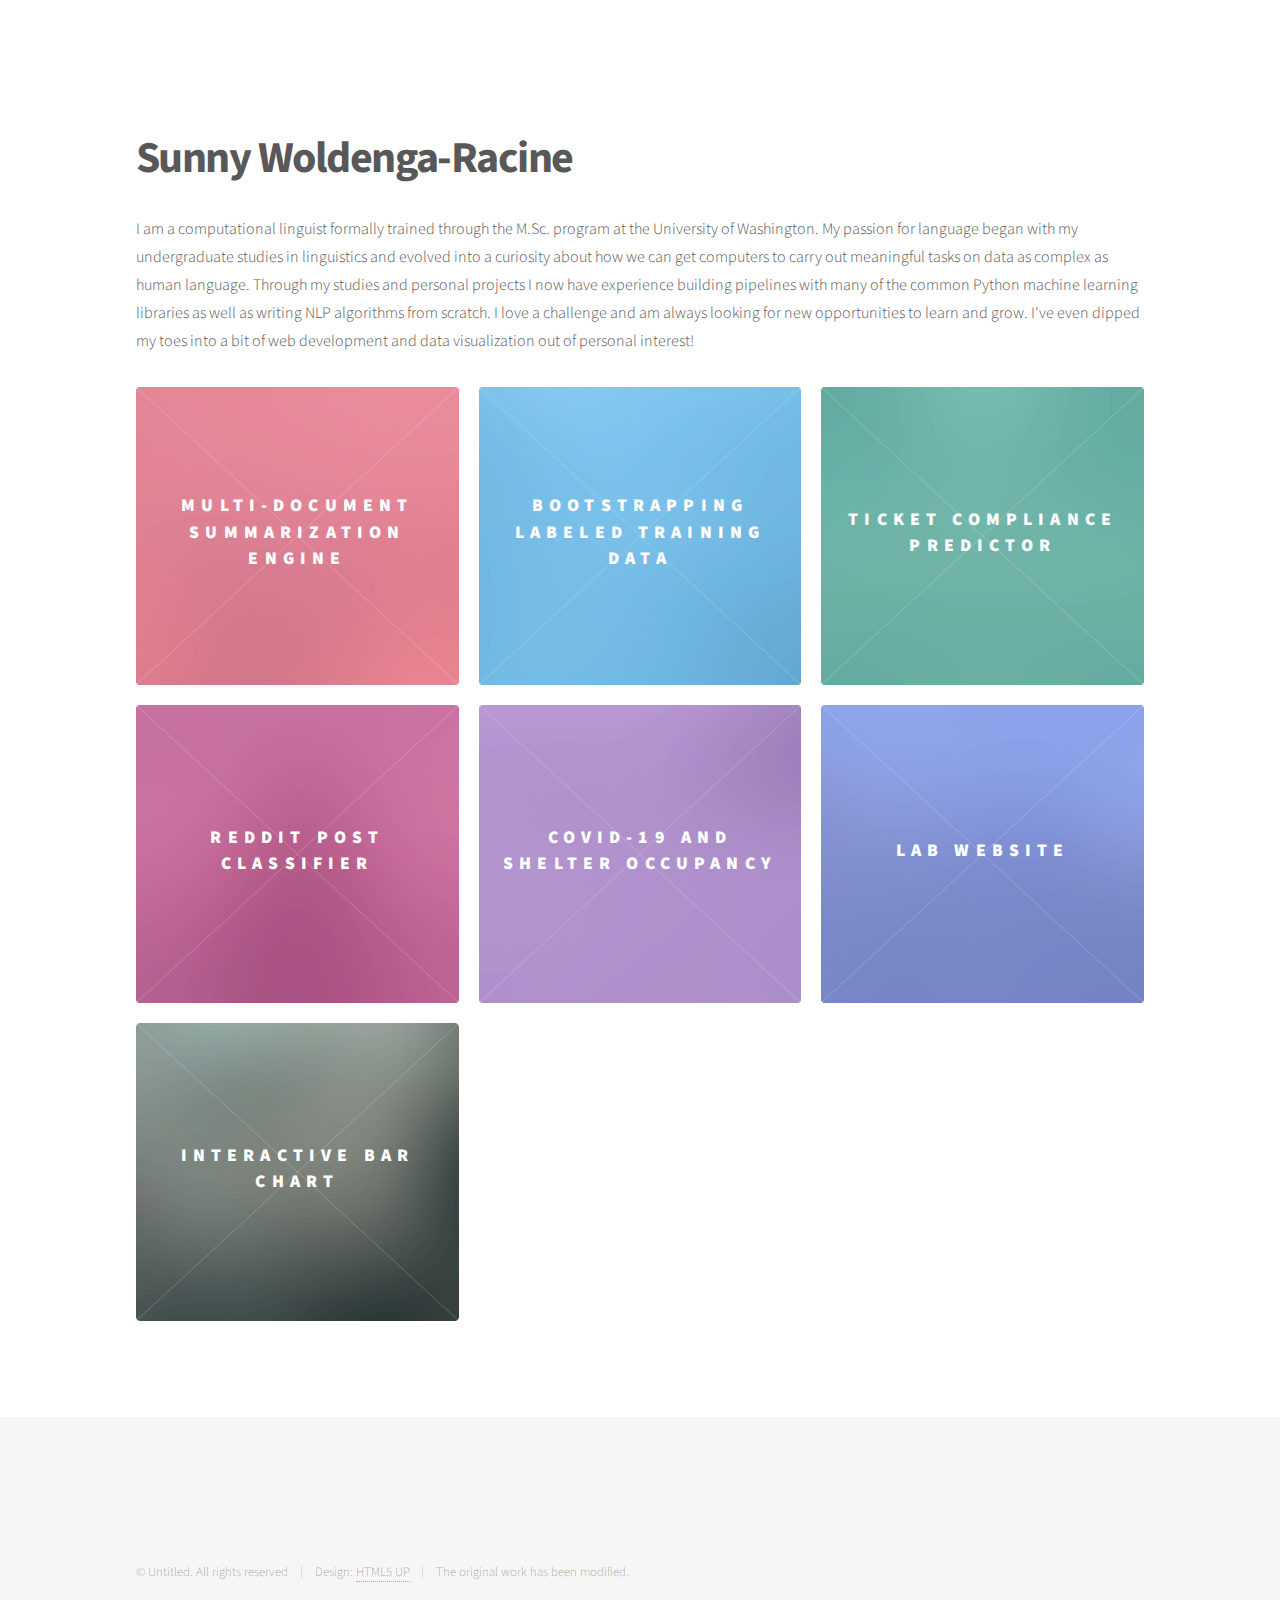
<file: index.html>
<!DOCTYPE HTML>
<!--
	Phantom by HTML5 UP
	html5up.net | @ajlkn
	Free for personal and commercial use under the CCA 3.0 license (html5up.net/license)
-->
<html>
	<head>
		<title>Sunny Woldenga-Racine</title>
		<meta charset="utf-8" />
		<meta name="viewport" content="width=device-width, initial-scale=1, user-scalable=no" />
		<link rel="stylesheet" href="assets/css/main.css" />
		<noscript><link rel="stylesheet" href="assets/css/noscript.css" /></noscript>
	</head>
	<body class="is-preload">
		<!-- Wrapper -->
			<div id="wrapper">

				<!-- Header -->
					<header id="header">
						<!-- <div class="inner"> -->

							<!-- Logo -->
								<!-- <a href="index.html" class="logo">
									<span class="symbol"><img src="images/logo.svg" alt="" /></span><span class="title">Phantom</span>
								</a> -->

							<!-- Nav -->
								<!-- <nav>
									<ul>
										<li><a href="#menu">Menu</a></li>
									</ul>
								</nav>

						</div> -->
					</header>

				<!-- Menu -->
					<!-- <nav id="menu">
						<h2>Menu</h2>
						<ul>
							<li><a href="index.html">Home</a></li>
							<li><a href="generic.html">Ipsum veroeros</a></li>
							<li><a href="generic.html">Tempus etiam</a></li>
							<li><a href="generic.html">Consequat dolor</a></li>
							<li><a href="elements.html">Elements</a></li>
						</ul>
					</nav> -->

				<!-- Main -->
					<div id="main">
						<div class="inner">
							<header>
								<h1>Sunny Woldenga-Racine</h1>
								<p>I am a computational linguist formally trained through the M.Sc. program at the University of Washington. My passion for language began with my undergraduate studies in linguistics and evolved into a curiosity about how we can get computers to carry out meaningful tasks on data as complex as human language. Through my studies and personal projects I now have experience building pipelines with many of the common Python machine learning libraries as well as writing NLP algorithms from scratch. I love a challenge and am always looking for new opportunities to learn and grow. I've even dipped my toes into a bit of web development and data visualization out of personal interest!</p>
							</header>
							<section class="tiles">
								<article class="style1">
									<span class="image">
										<img src="images/pic01.jpg" alt="" />
									</span>
									<a href="summarization.html">
										<h2>Multi-Document Summarization Engine</h2>
										<div class="content">
											<p>An extractive document summarization engine.</p>
										</div>
									</a>
								</article>
								<article class="style2">
									<span class="image">
										<img src="images/pic02.jpg" alt="" />
									</span>
									<a href="thesis.html">
										<h2>Bootstrapping Labeled Training Data</h2>
										<div class="content">
											<p>An investigation of how labeled training data can be bootstrapped for a named entity recognition task in the absence of professionally annotated data.</p>
										</div>
									</a>
								</article>
								<article class="style3">
									<span class="image">
										<img src="images/pic03.jpg" alt="" />
									</span>
									<a href="ticket.html">
										<h2>Ticket Compliance Predictor</h2>
										<div class="content">
											<p>My solution to the Detroit Blight Ticket Compliance competition on Kaggle.</p>
										</div>
									</a>
								</article>
								<article class="style4">
									<span class="image">
										<img src="images/pic04.jpg" alt="" />
									</span>
									<a href="reddit.html">
										<h2>Reddit Post Classifier</h2>
										<div class="content">
											<p>A neural text classification project.</p>
										</div>
									</a>
								</article>
								<article class="style5">
									<span class="image">
										<img src="images/pic05.jpg" alt="" />
									</span>
									<a href="shelter.html">
										<h2>COVID-19 and Shelter Occupancy</h2>
										<div class="content">
											<p>Plotting the relationship between COVID-19 cases and shelter occupancy in Toronto, ON.</p>
										</div>
									</a>
								</article>
								<article class="style6">
									<span class="image">
										<img src="images/pic06.jpg" alt="" />
									</span>
									<a href="lab.html">
										<h2>Lab Website</h2>
										<div class="content">
											<p>A website I built for a professor at York University.</p>
										</div>
									</a>
								</article>
								<article class="style7">
									<span class="image">
										<img src="images/pic07.jpg" alt="" />
									</span>
									<a href="barchart.html">
										<h2>Interactive Bar Chart</h2>
										<div class="content">
											<p>An implementation of an interactive bar chart with error bars as described in Ferreira et.al (2014).</p>
										</div>
									</a>
								</article>
							</section>
						</div>
					</div>

				<!-- Footer -->
					<footer id="footer">
						<div class="inner">
							<ul class="copyright">
								<li>&copy; Untitled. All rights reserved</li><li>Design: <a href="http://html5up.net">HTML5 UP</a></li><li>The original work has been modified.</li>
							</ul>
						</div>
					</footer>

			</div>

		<!-- Scripts -->
			<script src="assets/js/jquery.min.js"></script>
			<script src="assets/js/browser.min.js"></script>
			<script src="assets/js/breakpoints.min.js"></script>
			<script src="assets/js/util.js"></script>
			<script src="assets/js/main.js"></script>

	</body>
</html>
</file>
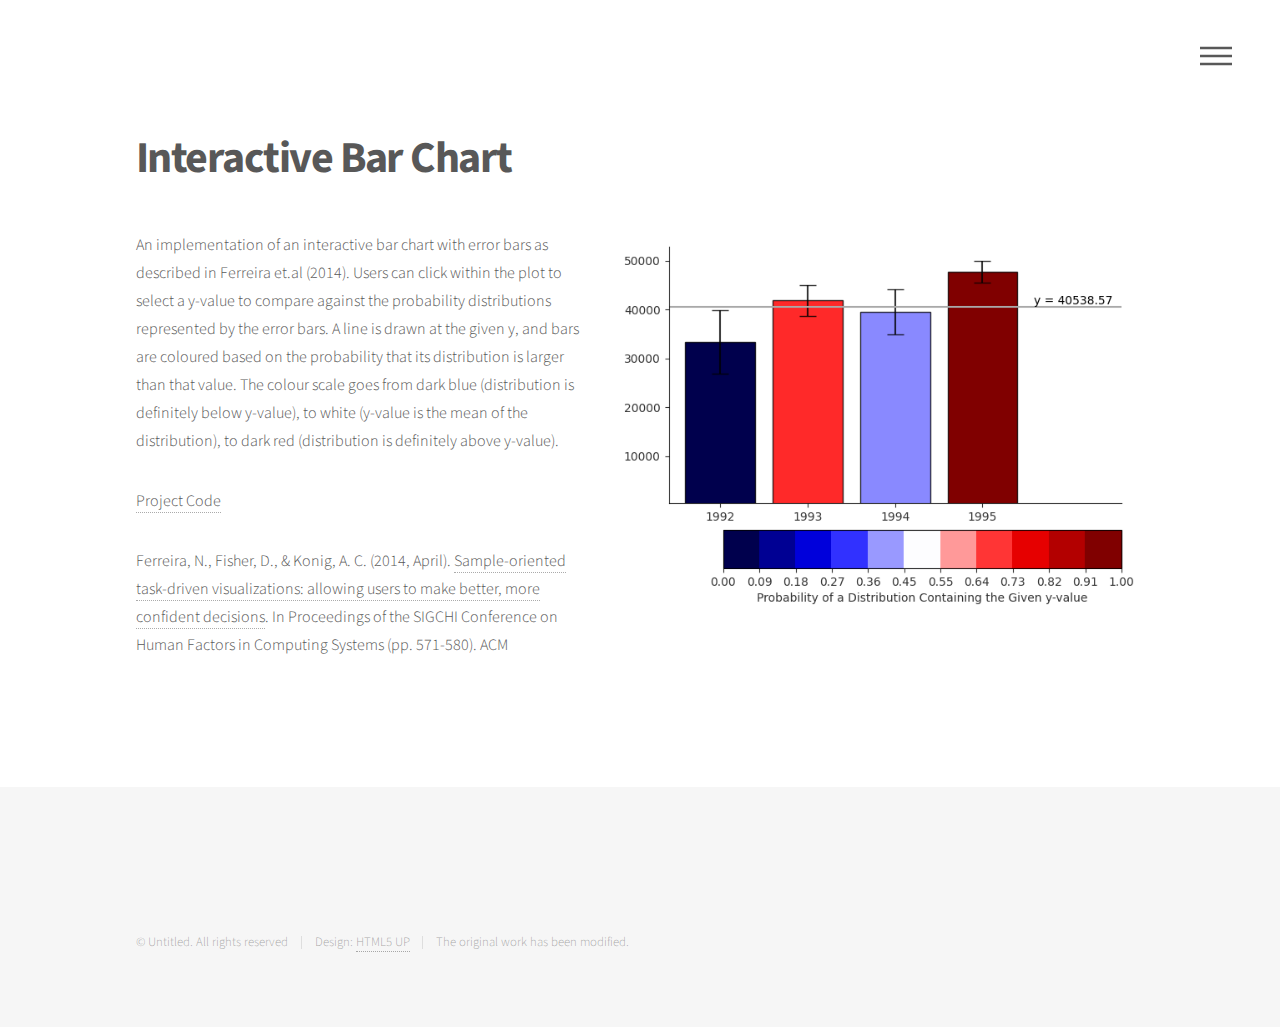
<file: barchart.html>
<!DOCTYPE HTML>
<!--
	Phantom by HTML5 UP
	html5up.net | @ajlkn
	Free for personal and commercial use under the CCA 3.0 license (html5up.net/license)
-->
<html>
	<head>
		<title>Interactive Bar Chart</title>
		<meta charset="utf-8" />
		<meta name="viewport" content="width=device-width, initial-scale=1, user-scalable=no" />
		<link rel="stylesheet" href="assets/css/main.css" />
		<noscript><link rel="stylesheet" href="assets/css/noscript.css" /></noscript>
	</head>
	<body class="is-preload">
		<!-- Wrapper -->
			<div id="wrapper">

                <!-- Header -->
                    <header id="header">
                        <div class="inner">

                            <!-- Logo -->
                                <!-- <a href="index.html" class="logo">
                                    <span class="symbol"><img src="images/logo.svg" alt="" /></span><span class="title">Phantom</span>
                                </a> -->

                            <!-- Nav -->
                                <nav>
                                    <ul>
                                        <li><a href="#menu">Menu</a></li>
                                    </ul>
                                </nav>

                        </div>
                    </header>

                <!-- Menu -->
					<nav id="menu">
						<h2>Menu</h2>
						<ul>
							<li><a href="index.html">Home</a></li>
							<li><a href="summarization.html">Multi-Document Summarization Engine</a></li>
							<li><a href="thesis.html">Bootstrapping Labeled Training Data</a></li>
							<li><a href="ticket.html">Ticket Compliance Predictor</a></li>
							<li><a href="reddit.html">Reddit Post Classifier</a></li>
							<li><a href="shelter.html">COVID-19 and Shelter Occupancy</a></li>
							<li><a href="lab.html">Lab Website</a></li>
							<li><a href="barchart.html">Interactive Bar Chart</a></li>
						</ul>
					</nav>

				<!-- Main -->
					<div id="main">
						<div class="inner">
							<h1>Interactive Bar Chart</h1>
							<p><span class="image right"><img src="images/visualization.png" alt="" /></span>An implementation of an interactive bar chart with error bars as described in Ferreira et.al (2014). Users can click within the plot to select a y-value to compare against the probability distributions represented by the error bars. A line is drawn at the given y, and bars are coloured based on the probability that its distribution is larger than that value. The colour scale goes from dark blue (distribution is definitely below y-value), to white (y-value is the mean of the distribution), to dark red (distribution is definitely above y-value).</p>
							<p><a href="https://github.com/gateaumon/InteractiveVisualization"  target="_blank">Project Code</a></p>
                            <p>Ferreira, N., Fisher, D., & Konig, A. C. (2014, April). <a href="https://www2.cs.arizona.edu/~nivanferreira/pdfs/Ferreira_Fisher_Sample_Oriented_Tasks.pdf" target="_blank">Sample-oriented task-driven visualizations: allowing users to make better, more confident decisions</a>. In Proceedings of the SIGCHI Conference on Human Factors in Computing Systems (pp. 571-580). ACM</p>
						</div>
					</div>

				<!-- Footer -->
					<footer id="footer">
						<div class="inner">
							<ul class="copyright">
								<li>&copy; Untitled. All rights reserved</li><li>Design: <a href="http://html5up.net">HTML5 UP</a></li><li>The original work has been modified.</li>
							</ul>
						</div>
					</footer>

			</div>

		<!-- Scripts -->
			<script src="assets/js/jquery.min.js"></script>
			<script src="assets/js/browser.min.js"></script>
			<script src="assets/js/breakpoints.min.js"></script>
			<script src="assets/js/util.js"></script>
			<script src="assets/js/main.js"></script>

	</body>
</html>
</file>
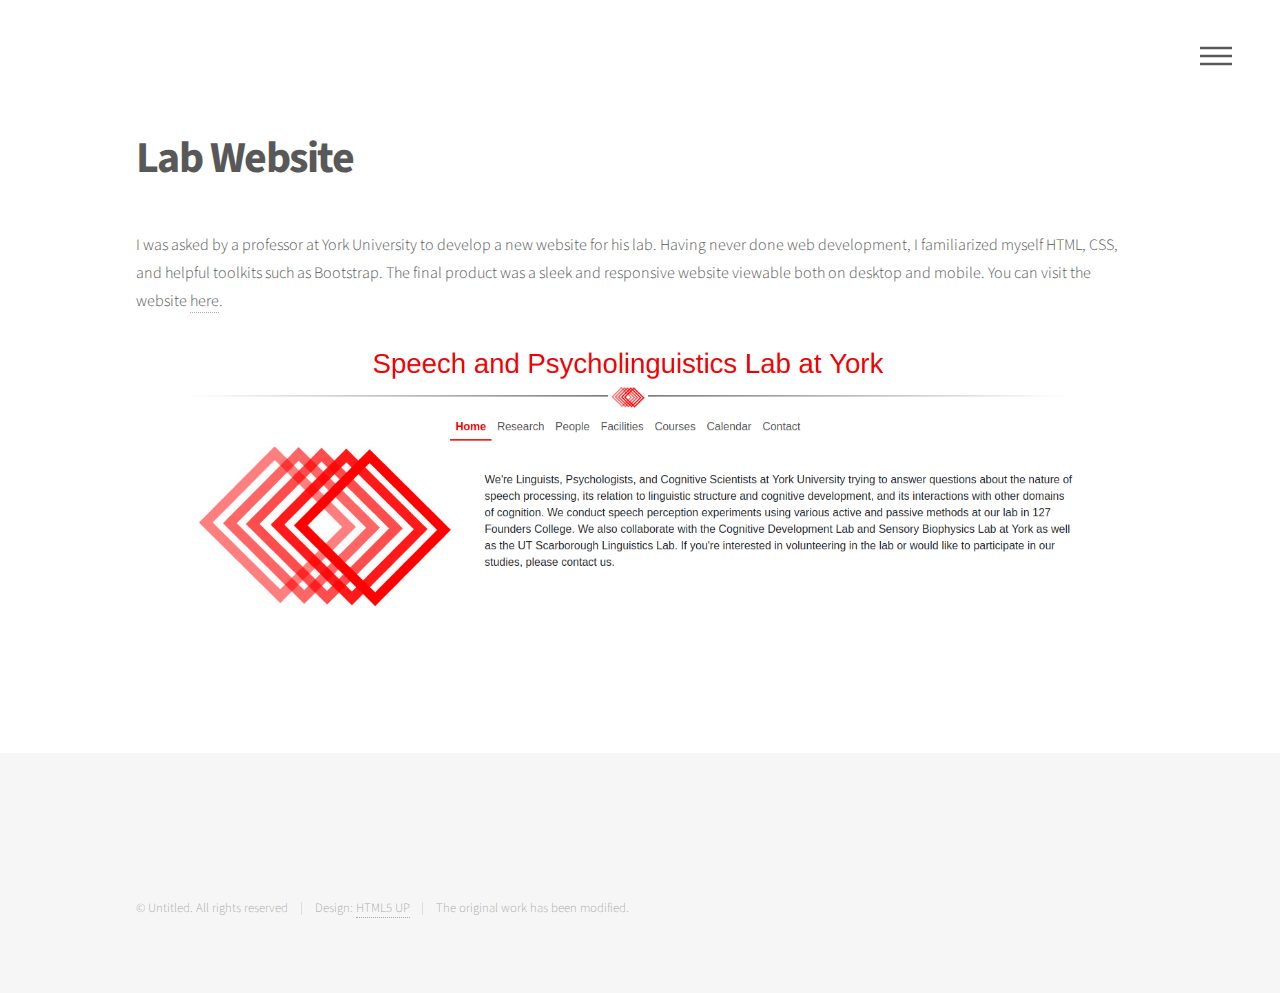
<file: lab.html>
<!DOCTYPE HTML>
<!--
	Phantom by HTML5 UP
	html5up.net | @ajlkn
	Free for personal and commercial use under the CCA 3.0 license (html5up.net/license)
-->
<html>
	<head>
		<title>Lab Website</title>
		<meta charset="utf-8" />
		<meta name="viewport" content="width=device-width, initial-scale=1, user-scalable=no" />
		<link rel="stylesheet" href="assets/css/main.css" />
		<noscript><link rel="stylesheet" href="assets/css/noscript.css" /></noscript>
	</head>
	<body class="is-preload">
		<!-- Wrapper -->
			<div id="wrapper">

                <!-- Header -->
                    <header id="header">
                        <div class="inner">

                            <!-- Logo -->
                                <!-- <a href="index.html" class="logo">
                                    <span class="symbol"><img src="images/logo.svg" alt="" /></span><span class="title">Phantom</span>
                                </a> -->

                            <!-- Nav -->
                                <nav>
                                    <ul>
                                        <li><a href="#menu">Menu</a></li>
                                    </ul>
                                </nav>

                        </div>
                    </header>

                <!-- Menu -->
					<nav id="menu">
						<h2>Menu</h2>
						<ul>
							<li><a href="index.html">Home</a></li>
							<li><a href="summarization.html">Multi-Document Summarization Engine</a></li>
							<li><a href="thesis.html">Bootstrapping Labeled Training Data</a></li>
							<li><a href="ticket.html">Ticket Compliance Predictor</a></li>
							<li><a href="reddit.html">Reddit Post Classifier</a></li>
							<li><a href="shelter.html">COVID-19 and Shelter Occupancy</a></li>
							<li><a href="lab.html">Lab Website</a></li>
							<li><a href="barchart.html">Interactive Bar Chart</a></li>
						</ul>
					</nav>

				<!-- Main -->
					<div id="main">
						<div class="inner">
							<h1>Lab Website</h1>
							<p>I was asked by a professor at York University to develop a new website for his lab. Having never done web development, I familiarized myself HTML, CSS, and helpful toolkits such as Bootstrap. The final product was a sleek and responsive website viewable both on desktop and mobile. You can visit the website <a href="https://saplabyork.github.io/" target="_blank">here</a>.</p>
                            <div class="col-12"><span class="image fit"><img src="images/lab.png" alt="" /></span></div>
                        </div>
					</div>

				<!-- Footer -->
					<footer id="footer">
						<div class="inner">
							<ul class="copyright">
								<li>&copy; Untitled. All rights reserved</li><li>Design: <a href="http://html5up.net">HTML5 UP</a></li><li>The original work has been modified.</li>
							</ul>
						</div>
					</footer>

			</div>

		<!-- Scripts -->
			<script src="assets/js/jquery.min.js"></script>
			<script src="assets/js/browser.min.js"></script>
			<script src="assets/js/breakpoints.min.js"></script>
			<script src="assets/js/util.js"></script>
			<script src="assets/js/main.js"></script>

	</body>
</html>
</file>
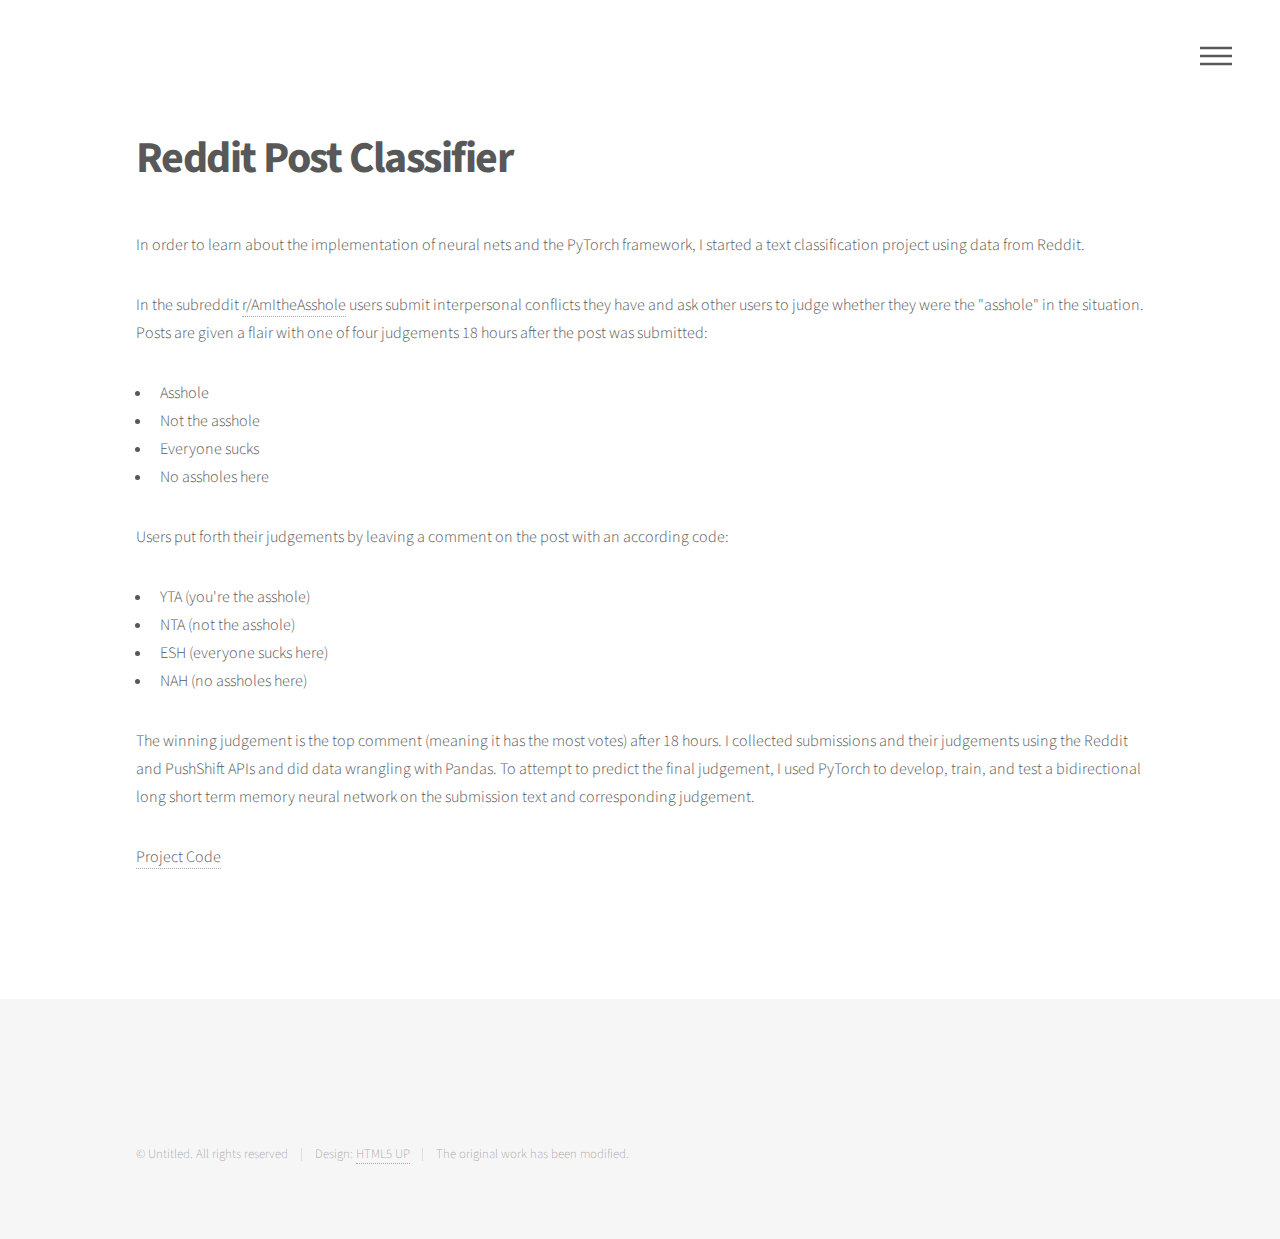
<file: reddit.html>
<!DOCTYPE HTML>
<!--
	Phantom by HTML5 UP
	html5up.net | @ajlkn
	Free for personal and commercial use under the CCA 3.0 license (html5up.net/license)
-->
<html>
	<head>
		<title>Reddit Post Classifier</title>
		<meta charset="utf-8" />
		<meta name="viewport" content="width=device-width, initial-scale=1, user-scalable=no" />
		<link rel="stylesheet" href="assets/css/main.css" />
		<noscript><link rel="stylesheet" href="assets/css/noscript.css" /></noscript>
	</head>
	<body class="is-preload">
		<!-- Wrapper -->
			<div id="wrapper">

				<!-- Header -->
					<header id="header">
						<div class="inner">

							<!-- Logo -->
								<!-- <a href="index.html" class="logo">
									<span class="symbol"><img src="images/logo.svg" alt="" /></span><span class="title">Phantom</span>
								</a> -->

							<!-- Nav -->
								<nav>
									<ul>
										<li><a href="#menu">Menu</a></li>
									</ul>
								</nav>

						</div>
					</header>

				<!-- Menu -->
                    <nav id="menu">
                        <h2>Menu</h2>
                        <ul>
                            <li><a href="index.html">Home</a></li>
							<li><a href="summarization.html">Multi-Document Summarization Engine</a></li>
							<li><a href="thesis.html">Bootstrapping Labeled Training Data</a></li>
                            <li><a href="ticket.html">Ticket Compliance Predictor</a></li>
                            <li><a href="reddit.html">Reddit Post Classifier</a></li>
                            <li><a href="shelter.html">COVID-19 and Shelter Occupancy</a></li>
                            <li><a href="lab.html">Lab Website</a></li>
                            <li><a href="barchart.html">Interactive Bar Chart</a></li>
                        </ul>
                    </nav>

				<!-- Main -->
					<div id="main">
						<div class="inner">
							<h1>Reddit Post Classifier</h1>
							<p>In order to learn about the implementation of neural nets and the PyTorch framework, I started a text classification project using data from Reddit.</p>
							<p>In the subreddit <a href="https://www.reddit.com/r/AmItheAsshole/" target="_blank">r/AmItheAsshole</a> users submit interpersonal conflicts they have and ask other users to judge whether they were the "asshole" in the situation. Posts are given a flair with one of four judgements 18 hours after the post was submitted:</p>
							<ul>
                                <li>Asshole</li>
                                <li>Not the asshole</li>
                                <li>Everyone sucks</li>
                                <li>No assholes here</li>
                            </ul>
                            <p>Users put forth their judgements by leaving a comment on the post with an according code:</p>
                            <ul>
                                <li>YTA (you're the asshole)</li>
                                <li>NTA (not the asshole)</li>
                                <li>ESH (everyone sucks here)</li>
                                <li>NAH (no assholes here)</li>
                            </ul>
                            <p>The winning judgement is the top comment (meaning it has the most votes) after 18 hours. I collected submissions and their judgements using the Reddit and PushShift APIs and did data wrangling with Pandas. To attempt to predict the final judgement, I used PyTorch to develop, train, and test a bidirectional long short term memory neural network on the submission text and corresponding judgement.</p>
							<p><a href="https://github.com/gateaumon/AITAClassifier"  target="_blank">Project Code</a></p>
						</div>
					</div>

				<!-- Footer -->
					<footer id="footer">
						<div class="inner">
							<ul class="copyright">
								<li>&copy; Untitled. All rights reserved</li><li>Design: <a href="http://html5up.net">HTML5 UP</a></li><li>The original work has been modified.</li>
							</ul>
						</div>
					</footer>

			</div>

		<!-- Scripts -->
			<script src="assets/js/jquery.min.js"></script>
			<script src="assets/js/browser.min.js"></script>
			<script src="assets/js/breakpoints.min.js"></script>
			<script src="assets/js/util.js"></script>
			<script src="assets/js/main.js"></script>

	</body>
</html>
</file>
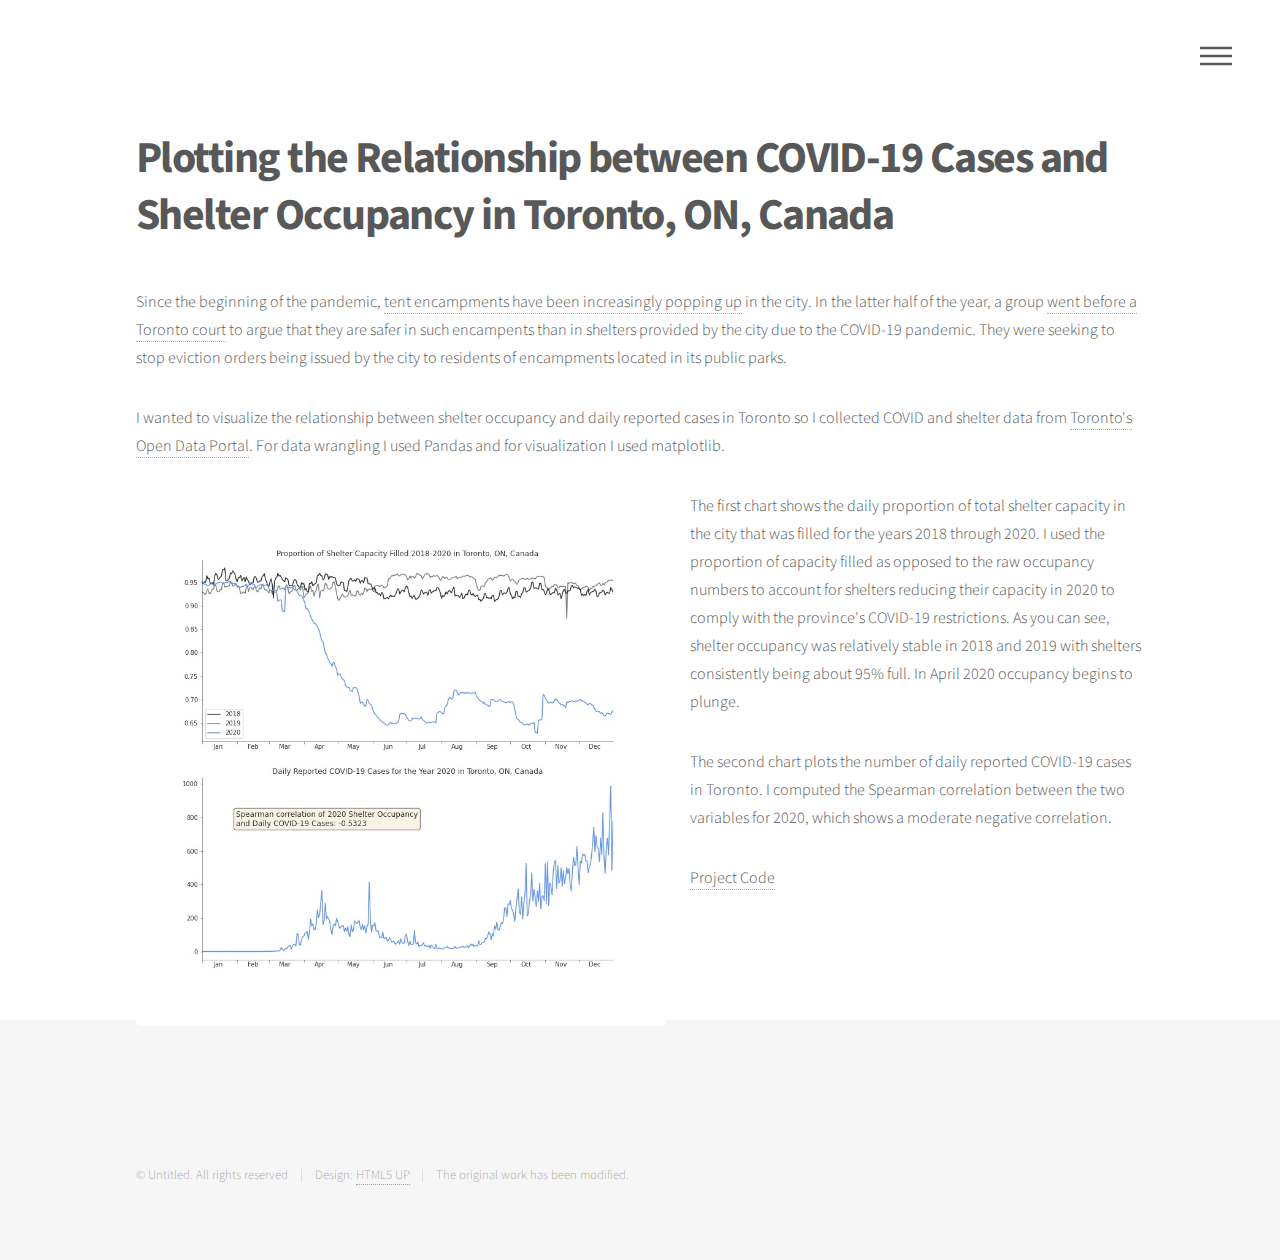
<file: shelter.html>
<!DOCTYPE HTML>
<!--
	Phantom by HTML5 UP
	html5up.net | @ajlkn
	Free for personal and commercial use under the CCA 3.0 license (html5up.net/license)
-->
<html>
	<head>
		<title>COVID-19 and Shelter Occupancy</title>
		<meta charset="utf-8" />
		<meta name="viewport" content="width=device-width, initial-scale=1, user-scalable=no" />
		<link rel="stylesheet" href="assets/css/main.css" />
		<noscript><link rel="stylesheet" href="assets/css/noscript.css" /></noscript>
	</head>
	<body class="is-preload">
		<!-- Wrapper -->
			<div id="wrapper">

                <!-- Header -->
                    <header id="header">
                        <div class="inner">

                            <!-- Logo -->
                                <!-- <a href="index.html" class="logo">
                                    <span class="symbol"><img src="images/logo.svg" alt="" /></span><span class="title">Phantom</span>
                                </a> -->

                            <!-- Nav -->
                                <nav>
                                    <ul>
                                        <li><a href="#menu">Menu</a></li>
                                    </ul>
                                </nav>

                        </div>
                    </header>

                <!-- Menu -->
                    <nav id="menu">
                        <h2>Menu</h2>
                        <ul>
                            <li><a href="index.html">Home</a></li>
							<li><a href="summarization.html">Multi-Document Summarization Engine</a></li>
							<li><a href="thesis.html">Bootstrapping Labeled Training Data</a></li>
                            <li><a href="ticket.html">Ticket Compliance Predictor</a></li>
                            <li><a href="reddit.html">Reddit Post Classifier</a></li>
                            <li><a href="shelter.html">COVID-19 and Shelter Occupancy</a></li>
                            <li><a href="lab.html">Lab Website</a></li>
                            <li><a href="barchart.html">Interactive Bar Chart</a></li>
                        </ul>
                    </nav>

				<!-- Main -->
					<div id="main">
						<div class="inner">
							<h1>Plotting the Relationship between COVID-19 Cases and Shelter Occupancy in Toronto, ON, Canada</h1>
							<p>Since the beginning of the pandemic, <a href="https://www.thestar.com/news/gta/2020/05/14/tents-housing-the-homeless-are-popping-up-around-toronto-heres-what-the-city-is-doing-about-it.html" target="_blank">tent encampments have been increasingly popping up</a> in the city. In the latter half of the year, a group <a href="https://www.cbc.ca/news/canada/toronto/toronto-homeless-tents-shelters-pandemic-1.5746955" target="_blank">went before a Toronto court</a> to argue that they are safer in such encampents than in shelters provided by the city due to the COVID-19 pandemic. They were seeking to stop eviction orders being issued by the city to residents of encampments located in its public parks.</p>
                            <p>I wanted to visualize the relationship between shelter occupancy and daily reported cases in Toronto so I collected COVID and shelter data from <a href="https://open.toronto.ca/" target="_blank">Toronto's Open Data Portal</a>. For data wrangling I used Pandas and for visualization I used matplotlib.</p>
                            <p><span class="image left"><img src="images/Covid-and-Shelters.jpg" alt="" /></span>The first chart shows the daily proportion of total shelter capacity in the city that was filled for the years 2018 through 2020. I used the proportion of capacity filled as opposed to the raw occupancy numbers to account for shelters reducing their capacity in 2020 to comply with the province's COVID-19 restrictions. As you can see, shelter occupancy was relatively stable in 2018 and 2019 with shelters consistently being about 95% full. In April 2020 occupancy begins to plunge.</p>
                            <p>The second chart plots the number of daily reported COVID-19 cases in Toronto. I computed the Spearman correlation between the two variables for 2020, which shows a moderate negative correlation.</p>
							<p><a href="https://github.com/gateaumon/shelter-occupancy-during-covid"  target="_blank">Project Code</a></p>
						</div>
					</div>

				<!-- Footer -->
					<footer id="footer">
						<div class="inner">
							<ul class="copyright">
								<li>&copy; Untitled. All rights reserved</li><li>Design: <a href="http://html5up.net">HTML5 UP</a></li><li>The original work has been modified.</li>
							</ul>
						</div>
					</footer>

			</div>

		<!-- Scripts -->
			<script src="assets/js/jquery.min.js"></script>
			<script src="assets/js/browser.min.js"></script>
			<script src="assets/js/breakpoints.min.js"></script>
			<script src="assets/js/util.js"></script>
			<script src="assets/js/main.js"></script>

	</body>
</html>
</file>
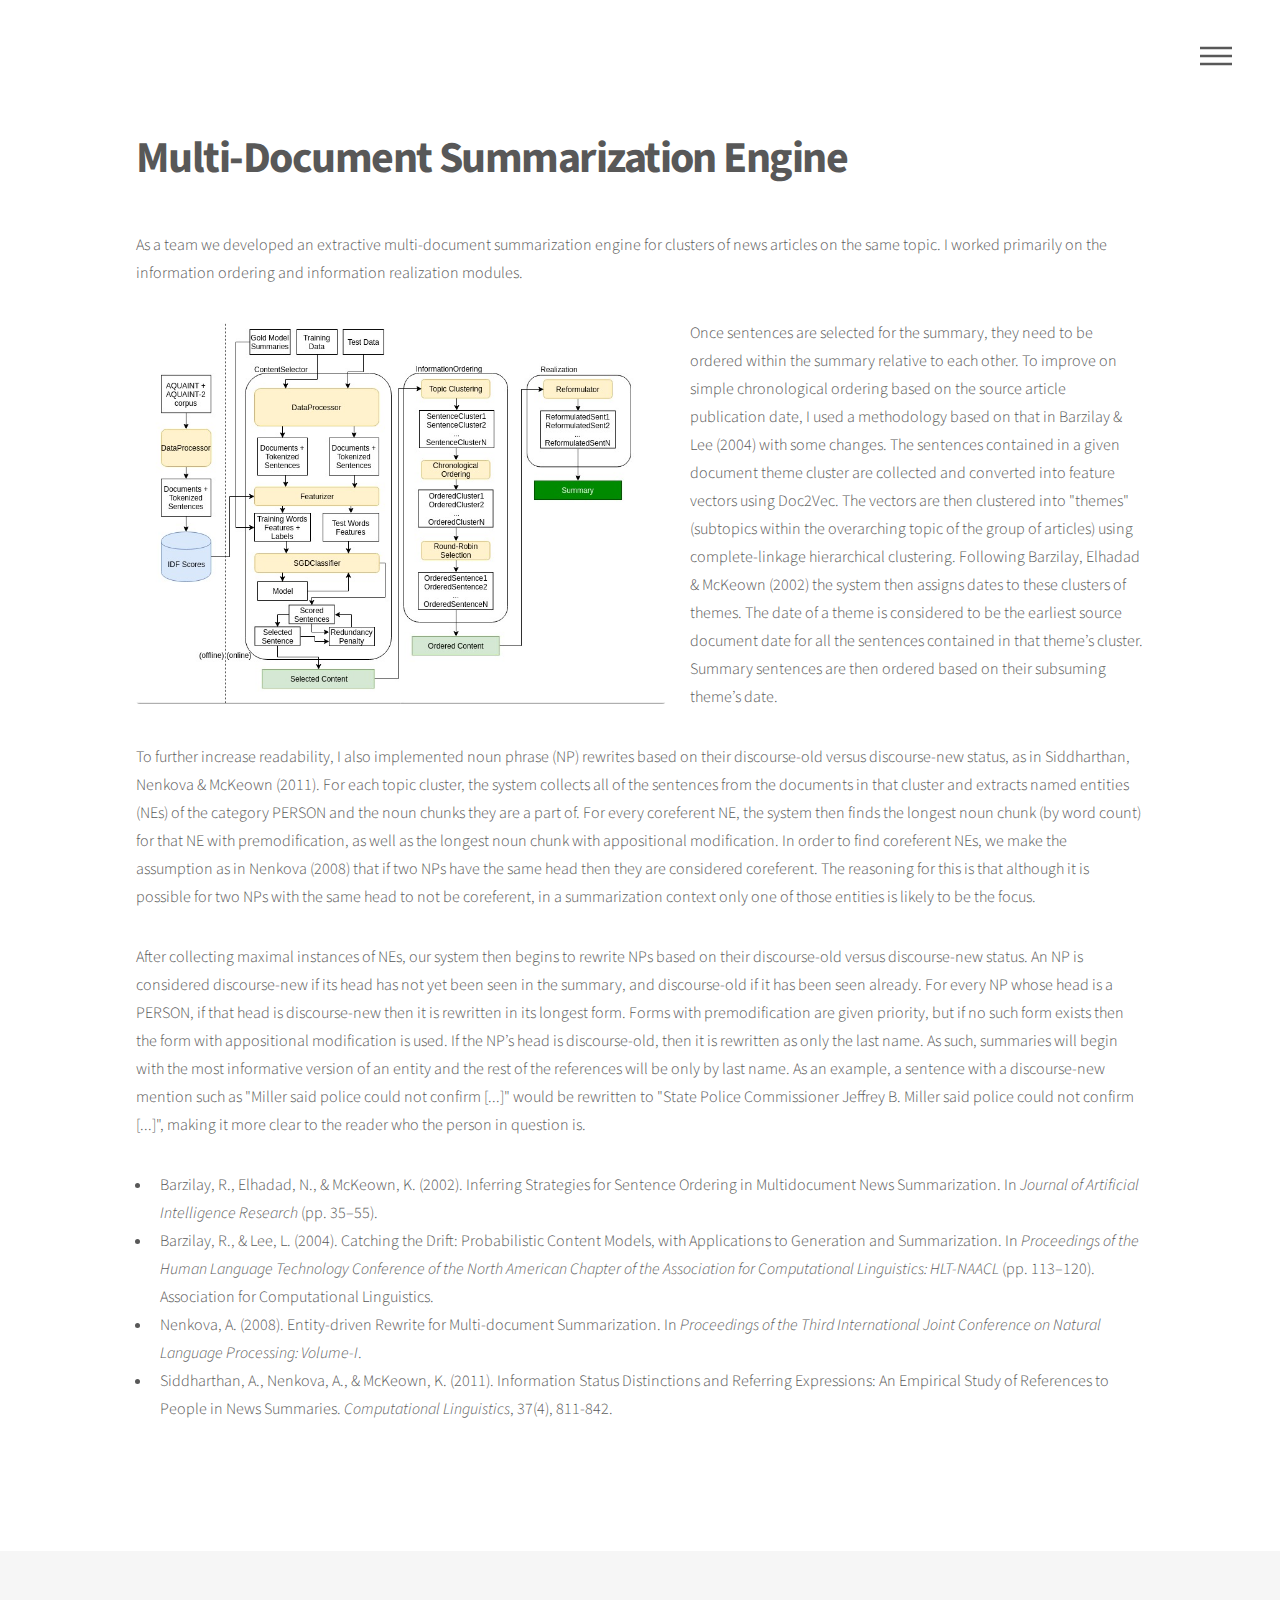
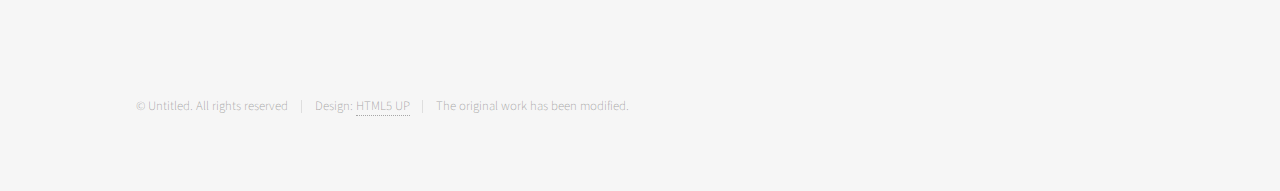
<file: summarization.html>
<!DOCTYPE HTML>
<!--
	Phantom by HTML5 UP
	html5up.net | @ajlkn
	Free for personal and commercial use under the CCA 3.0 license (html5up.net/license)
-->
<html>
	<head>
		<title>Multi-Document Summarization Engine</title>
		<meta charset="utf-8" />
		<meta name="viewport" content="width=device-width, initial-scale=1, user-scalable=no" />
		<link rel="stylesheet" href="assets/css/main.css" />
		<noscript><link rel="stylesheet" href="assets/css/noscript.css" /></noscript>
	</head>
	<body class="is-preload">
		<!-- Wrapper -->
			<div id="wrapper">

                <!-- Header -->
                    <header id="header">
                        <div class="inner">

                            <!-- Logo -->
                                <!-- <a href="index.html" class="logo">
                                    <span class="symbol"><img src="images/logo.svg" alt="" /></span><span class="title">Phantom</span>
                                </a> -->

                            <!-- Nav -->
                                <nav>
                                    <ul>
                                        <li><a href="#menu">Menu</a></li>
                                    </ul>
                                </nav>

                        </div>
                    </header>

                <!-- Menu -->
                    <nav id="menu">
                        <h2>Menu</h2>
                        <ul>
                            <li><a href="index.html">Home</a></li>
                            <li><a href="summarization.html">Multi-Document Summarization Engine</a></li>
                            <li><a href="thesis.html">Bootstrapping Labeled Training Data</a></li>
                            <li><a href="ticket.html">Ticket Compliance Predictor</a></li>
                            <li><a href="reddit.html">Reddit Post Classifier</a></li>
                            <li><a href="shelter.html">COVID-19 and Shelter Occupancy</a></li>
                            <li><a href="lab.html">Lab Website</a></li>
                            <li><a href="barchart.html">Interactive Bar Chart</a></li>
                        </ul>
                    </nav>

				<!-- Main -->
					<div id="main">
						<div class="inner">
							<h1>Multi-Document Summarization Engine</h1>
							<p>As a team we developed an extractive multi-document summarization engine for clusters of news articles on the same topic. I worked primarily on the information ordering and information realization modules.</p>
                            <p><span class="image left"><img src="images/summ_diagram.jpg" alt="" /></span>Once sentences are selected for the summary, they need to be ordered within the summary relative to each other. To improve on simple chronological ordering based on the source article publication date, I used a methodology based on that in Barzilay & Lee (2004) with some changes. The sentences contained in a given document theme cluster are collected and converted into feature vectors using Doc2Vec. The vectors are then clustered into "themes" (subtopics within the overarching topic of the group of articles) using complete-linkage hierarchical clustering. Following Barzilay, Elhadad & McKeown (2002) the system then assigns dates to these clusters of themes. The date of a theme is considered to be the earliest source document date for all the sentences contained in that theme’s cluster. Summary sentences are then ordered based on their subsuming theme’s date.</p>
                            <p>To further increase readability, I also implemented noun phrase (NP) rewrites based on their discourse-old versus discourse-new status, as in Siddharthan, Nenkova & McKeown (2011). For each topic cluster, the system collects all of the sentences from the documents in that cluster and extracts named entities (NEs) of the category PERSON and the noun chunks they are a part of. For every coreferent NE, the system then finds the longest noun chunk (by word count) for that NE with premodification, as well as the longest noun chunk with appositional modification. In order to find coreferent NEs, we make the assumption as in Nenkova (2008) that if two NPs have the same head then they are considered coreferent. The reasoning for this is that although it is possible for two NPs with the same head to not be coreferent, in a summarization context only one of those entities is likely to be the focus.</p>
                            <p>After collecting maximal instances of NEs, our system then begins to rewrite NPs based on their discourse-old versus discourse-new status. An NP is considered discourse-new if its head has not yet been seen in the summary, and discourse-old if it has been seen already. For every NP whose head is a PERSON, if that head is discourse-new then it is rewritten in its longest form. Forms with premodification are given priority, but if no such form exists then the form with appositional modification is used. If the NP’s head is discourse-old, then it is rewritten as only the last name. As such, summaries will begin with the most informative version of an entity and the rest of the references will be only by last name. As an example, a sentence with a discourse-new mention such as "Miller said police could not confirm [...]" would be rewritten to "State Police Commissioner Jeffrey B. Miller said police could not confirm [...]", making it more clear to the reader who the person in question is.</p>
                            <ul>
                                <li>Barzilay, R., Elhadad, N., & McKeown, K. (2002). Inferring Strategies for Sentence Ordering in Multidocument News Summarization. In <em>Journal of Artificial Intelligence Research</em> (pp. 35–55).</li>
                                <li>Barzilay, R., & Lee, L. (2004). Catching the Drift: Probabilistic Content Models, with Applications to Generation and Summarization. In <em>Proceedings of the Human Language Technology Conference of the North American Chapter of the Association for Computational Linguistics: HLT-NAACL</em> (pp. 113–120). Association for Computational Linguistics.</li>
                                <li>Nenkova, A. (2008). Entity-driven Rewrite for Multi-document Summarization. In <em>Proceedings of the Third International Joint Conference on Natural Language Processing: Volume-I</em>.</li>
                                <li>Siddharthan, A., Nenkova, A., & McKeown, K. (2011). Information Status Distinctions and Referring Expressions: An Empirical Study of References to People in News Summaries. <em>Computational Linguistics</em>, 37(4), 811-842.</li>
                            </ul>
						</div>
					</div>

				<!-- Footer -->
					<footer id="footer">
						<div class="inner">
							<ul class="copyright">
								<li>&copy; Untitled. All rights reserved</li><li>Design: <a href="http://html5up.net">HTML5 UP</a></li><li>The original work has been modified.</li>
							</ul>
						</div>
					</footer>

			</div>

		<!-- Scripts -->
			<script src="assets/js/jquery.min.js"></script>
			<script src="assets/js/browser.min.js"></script>
			<script src="assets/js/breakpoints.min.js"></script>
			<script src="assets/js/util.js"></script>
			<script src="assets/js/main.js"></script>

	</body>
</html>
</file>
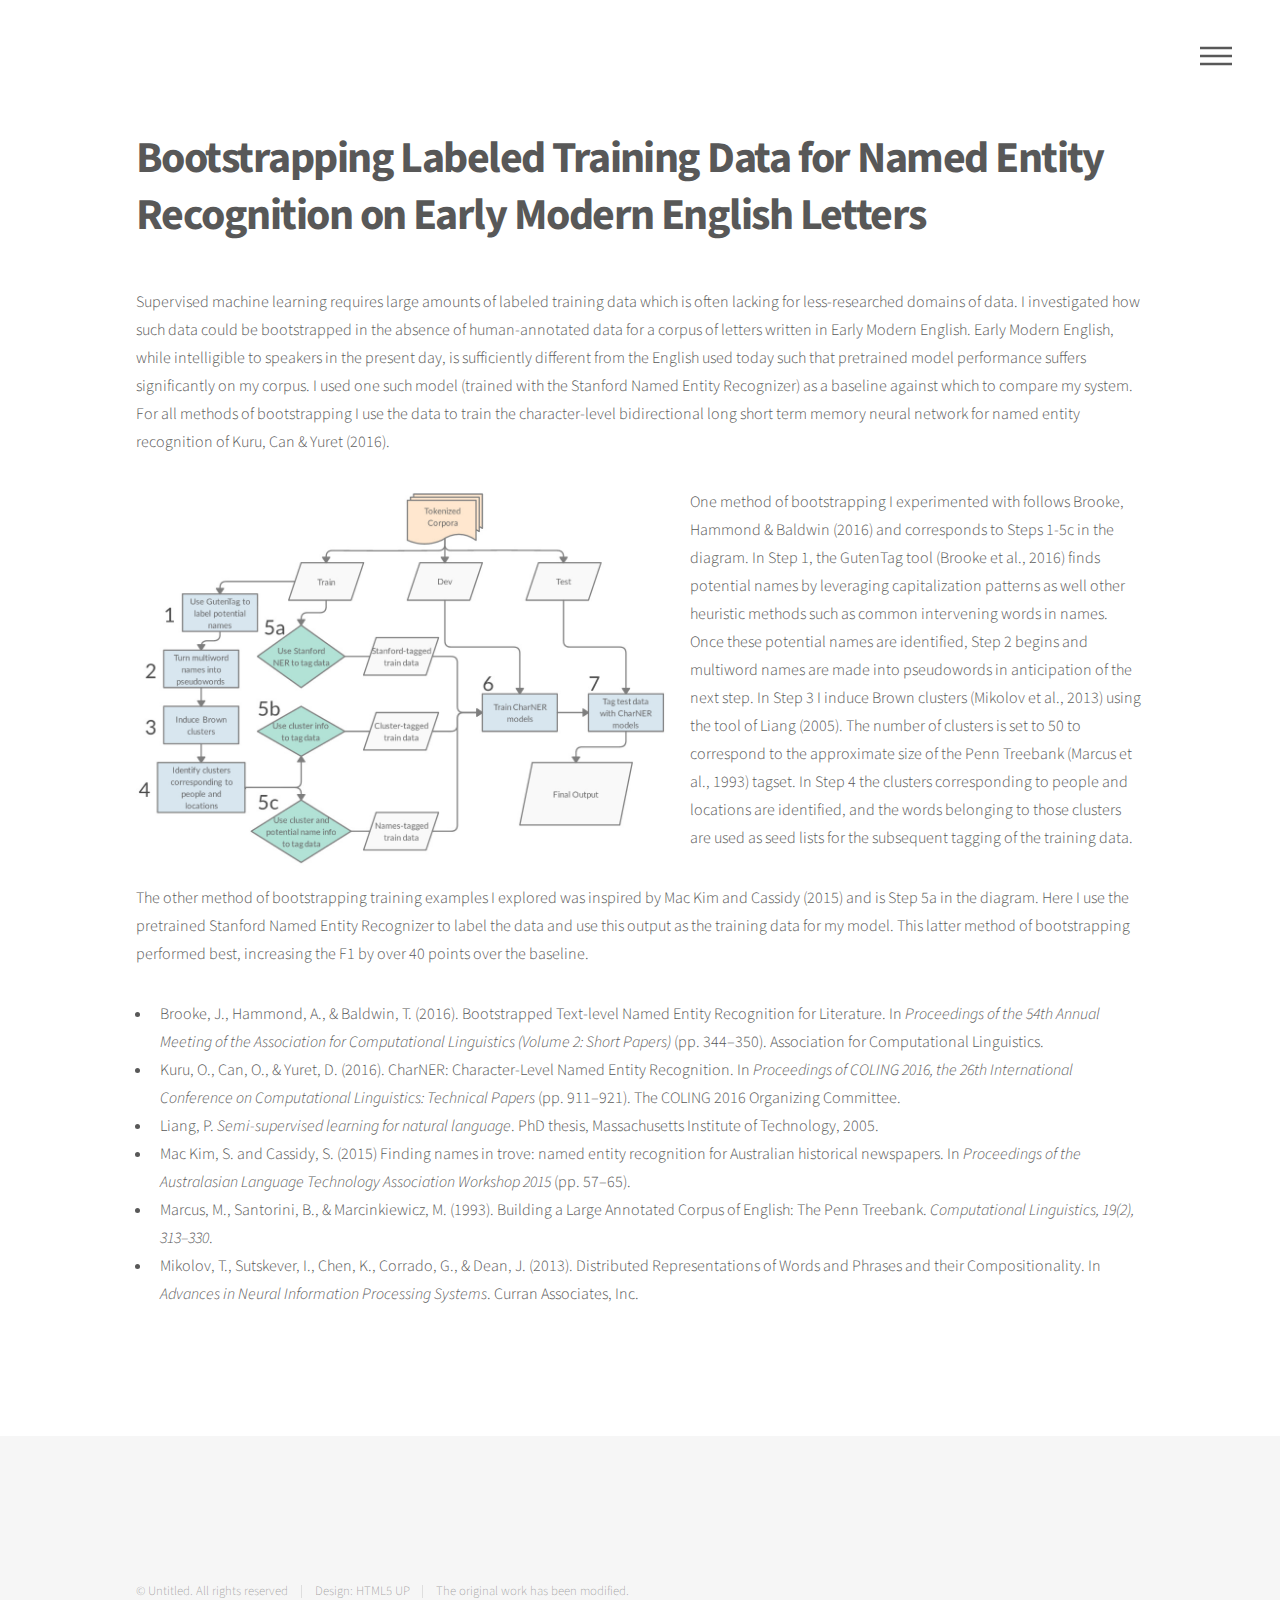
<file: thesis.html>
<!DOCTYPE HTML>
<!--
	Phantom by HTML5 UP
	html5up.net | @ajlkn
	Free for personal and commercial use under the CCA 3.0 license (html5up.net/license)
-->
<html>
	<head>
		<title>Bootstrapping Labeled Training Data</title>
		<meta charset="utf-8" />
		<meta name="viewport" content="width=device-width, initial-scale=1, user-scalable=no" />
		<link rel="stylesheet" href="assets/css/main.css" />
		<noscript><link rel="stylesheet" href="assets/css/noscript.css" /></noscript>
	</head>
	<body class="is-preload">
		<!-- Wrapper -->
			<div id="wrapper">

                <!-- Header -->
                    <header id="header">
                        <div class="inner">

                            <!-- Logo -->
                                <!-- <a href="index.html" class="logo">
                                    <span class="symbol"><img src="images/logo.svg" alt="" /></span><span class="title">Phantom</span>
                                </a> -->

                            <!-- Nav -->
                                <nav>
                                    <ul>
                                        <li><a href="#menu">Menu</a></li>
                                    </ul>
                                </nav>

                        </div>
                    </header>

                <!-- Menu -->
                    <nav id="menu">
                        <h2>Menu</h2>
                        <ul>
                            <li><a href="index.html">Home</a></li>
                            <li><a href="summarization.html">Multi-Document Summarization Engine</a></li>
                            <li><a href="thesis.html">Bootstrapping Labeled Training Data</a></li>
                            <li><a href="ticket.html">Ticket Compliance Predictor</a></li>
                            <li><a href="reddit.html">Reddit Post Classifier</a></li>
                            <li><a href="shelter.html">COVID-19 and Shelter Occupancy</a></li>
                            <li><a href="lab.html">Lab Website</a></li>
                            <li><a href="barchart.html">Interactive Bar Chart</a></li>
                        </ul>
                    </nav>

				<!-- Main -->
					<div id="main">
						<div class="inner">
							<h1>Bootstrapping Labeled Training Data for Named Entity Recognition on Early Modern English Letters</h1>
							<p>Supervised machine learning requires large amounts of labeled training data which is often lacking for less-researched domains of data. I investigated how such data could be bootstrapped in the absence of human-annotated data for a corpus of letters written in Early Modern English. Early Modern English, while intelligible to speakers in the present day, is sufficiently different from the English used today such that pretrained model performance suffers significantly on my corpus. I used one such model (trained with the Stanford Named Entity Recognizer) as a baseline against which to compare my system. For all methods of bootstrapping I use the data to train the character-level bidirectional long short term memory neural network for named entity recognition of Kuru, Can & Yuret (2016).</p>
                            <p><span class="image left"><img src="images/thesis.jpeg" alt="" /></span>One method of bootstrapping I experimented with follows Brooke, Hammond & Baldwin (2016) and corresponds to Steps 1-5c in the diagram. In Step 1, the GutenTag tool (Brooke et al., 2016) finds potential names by leveraging capitalization patterns as well other heuristic methods such as common intervening words in names. Once these potential names are identified, Step 2 begins and multiword names are made into pseudowords in anticipation of the next step. In Step 3 I induce Brown clusters (Mikolov et al., 2013) using the tool of Liang (2005). The number of clusters is set to 50 to correspond to the approximate size of the Penn Treebank (Marcus et al., 1993) tagset. In Step 4 the clusters corresponding to people and locations are identified, and the words belonging to those clusters are used as seed lists for the subsequent tagging of the training data.</p>
                            <p>The other method of bootstrapping training examples I explored was inspired by Mac Kim and Cassidy (2015) and is Step 5a in the diagram. Here I use the pretrained Stanford Named Entity Recognizer to label the data and use this output as the training data for my model. This latter method of bootstrapping performed best, increasing the F1 by over 40 points over the baseline.</p>
                            <ul>
                                <li>Brooke, J., Hammond, A., & Baldwin, T. (2016). Bootstrapped Text-level Named Entity Recognition for Literature. In <em>Proceedings of the 54th Annual Meeting of the Association for Computational Linguistics (Volume 2: Short Papers)</em> (pp. 344–350). Association for Computational Linguistics.</li>
                                <li>Kuru, O., Can, O., & Yuret, D. (2016). CharNER: Character-Level Named Entity Recognition. In <em>Proceedings of COLING 2016, the 26th International Conference on Computational Linguistics: Technical Papers</em> (pp. 911–921). The COLING 2016 Organizing Committee.</li>
                                <li>Liang, P. <em>Semi-supervised learning for natural language</em>. PhD thesis, Massachusetts Institute of Technology, 2005.</li>
                                <li>Mac Kim, S. and Cassidy, S. (2015) Finding names in trove: named entity recognition for Australian historical newspapers. In <em>Proceedings of the Australasian Language Technology Association Workshop 2015</em> (pp. 57–65).</li>
                                <li>Marcus, M., Santorini, B., & Marcinkiewicz, M. (1993). Building a Large Annotated Corpus of English: The Penn Treebank. <em>Computational Linguistics, 19(2), 313–330</em>.</li>
                                <li>Mikolov, T., Sutskever, I., Chen, K., Corrado, G., & Dean, J. (2013). Distributed Representations of Words and Phrases and their Compositionality. In <em>Advances in Neural Information Processing Systems</em>. Curran Associates, Inc.</li>
                            </ul>
						</div>
					</div>

				<!-- Footer -->
					<footer id="footer">
						<div class="inner">
							<ul class="copyright">
								<li>&copy; Untitled. All rights reserved</li><li>Design: <a href="http://html5up.net">HTML5 UP</a></li><li>The original work has been modified.</li>
							</ul>
						</div>
					</footer>

			</div>

		<!-- Scripts -->
			<script src="assets/js/jquery.min.js"></script>
			<script src="assets/js/browser.min.js"></script>
			<script src="assets/js/breakpoints.min.js"></script>
			<script src="assets/js/util.js"></script>
			<script src="assets/js/main.js"></script>

	</body>
</html>
</file>
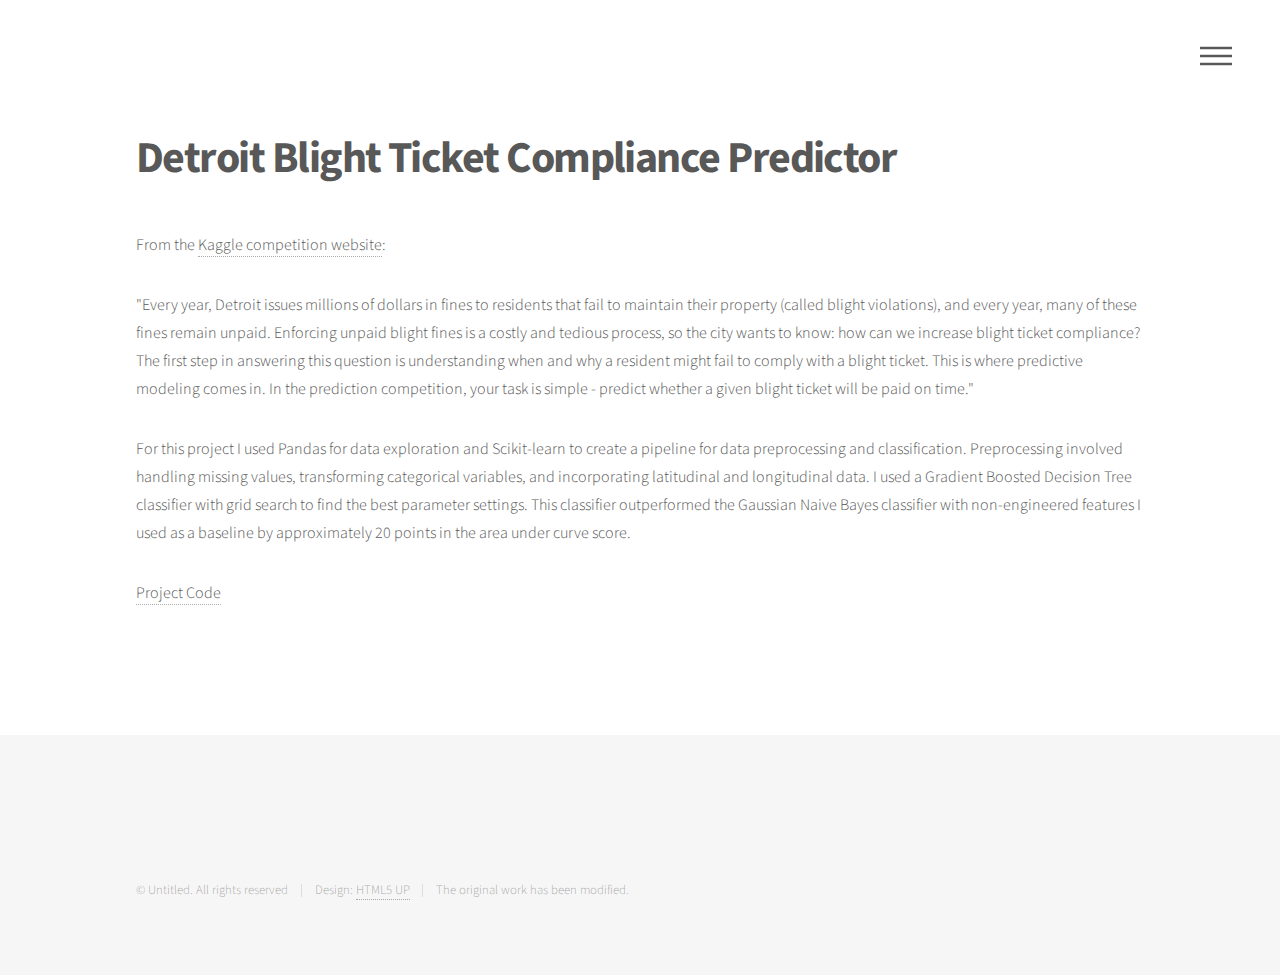
<file: ticket.html>
<!DOCTYPE HTML>
<!--
	Phantom by HTML5 UP
	html5up.net | @ajlkn
	Free for personal and commercial use under the CCA 3.0 license (html5up.net/license)
-->
<html>
	<head>
		<title>Detroit Blight Ticket Compliance Predictor</title>
		<meta charset="utf-8" />
		<meta name="viewport" content="width=device-width, initial-scale=1, user-scalable=no" />
		<link rel="stylesheet" href="assets/css/main.css" />
		<noscript><link rel="stylesheet" href="assets/css/noscript.css" /></noscript>
	</head>
	<body class="is-preload">
		<!-- Wrapper -->
			<div id="wrapper">

				<!-- Header -->
					<header id="header">
						<div class="inner">

							<!-- Logo -->
								<!-- <a href="index.html" class="logo">
									<span class="symbol"><img src="images/logo.svg" alt="" /></span><span class="title">Phantom</span>
								</a> -->

							<!-- Nav -->
								<nav>
									<ul>
										<li><a href="#menu">Menu</a></li>
									</ul>
								</nav>

						</div>
					</header>

				<!-- Menu -->
					<nav id="menu">
						<h2>Menu</h2>
						<ul>
							<li><a href="index.html">Home</a></li>
							<li><a href="summarization.html">Multi-Document Summarization Engine</a></li>
							<li><a href="thesis.html">Bootstrapping Labeled Training Data</a></li>
							<li><a href="ticket.html">Ticket Compliance Predictor</a></li>
							<li><a href="reddit.html">Reddit Post Classifier</a></li>
							<li><a href="shelter.html">COVID-19 and Shelter Occupancy</a></li>
							<li><a href="lab.html">Lab Website</a></li>
							<li><a href="barchart.html">Interactive Bar Chart</a></li>
						</ul>
					</nav>

				<!-- Main -->
					<div id="main">
						<div class="inner">
							<h1>Detroit Blight Ticket Compliance Predictor</h1>
							<p>From the <a href="https://www.kaggle.com/c/detroit-blight-ticket-compliance/overview"  target="_blank">Kaggle competition website</a>:</p>
							<p>"Every year, Detroit issues millions of dollars in fines to residents that fail to maintain their property (called blight violations), and every year, many of these fines remain unpaid. Enforcing unpaid blight fines is a costly and tedious process, so the city wants to know: how can we increase blight ticket compliance? The first step in answering this question is understanding when and why a resident might fail to comply with a blight ticket. This is where predictive modeling comes in. In the prediction competition, your task is simple - predict whether a given blight ticket will be paid on time."</p>
							<p>For this project I used Pandas for data exploration and Scikit-learn to create a pipeline for data preprocessing and classification. Preprocessing involved handling missing values, transforming categorical variables, and incorporating latitudinal and longitudinal data. I used a Gradient Boosted Decision Tree classifier with grid search to find the best parameter settings. This classifier outperformed the Gaussian Naive Bayes classifier with non-engineered features I used as a baseline by approximately 20 points in the area under curve score.</p>
							<p><a href="https://github.com/gateaumon/TicketCompliance"  target="_blank">Project Code</a></p>
						</div>
					</div>

				<!-- Footer -->
					<footer id="footer">
						<div class="inner">
							<ul class="copyright">
								<li>&copy; Untitled. All rights reserved</li><li>Design: <a href="http://html5up.net">HTML5 UP</a></li><li>The original work has been modified.</li>
							</ul>
						</div>
					</footer>

			</div>

		<!-- Scripts -->
			<script src="assets/js/jquery.min.js"></script>
			<script src="assets/js/browser.min.js"></script>
			<script src="assets/js/breakpoints.min.js"></script>
			<script src="assets/js/util.js"></script>
			<script src="assets/js/main.js"></script>

	</body>
</html>
</file>
<file: assets/css/noscript.css>
/*
	Phantom by HTML5 UP
	html5up.net | @ajlkn
	Free for personal and commercial use under the CCA 3.0 license (html5up.net/license)
*/

/* Tiles */

	body.is-preload .tiles article {
		-moz-transform: none;
		-webkit-transform: none;
		-ms-transform: none;
		transform: none;
		opacity: 1;
	}
</file>
<file: assets/css/main.css>
@import url(fontawesome-all.min.css);
@import url("https://fonts.googleapis.com/css?family=Source+Sans+Pro:300,700,900");

/*
	Phantom by HTML5 UP
	html5up.net | @ajlkn
	Free for personal and commercial use under the CCA 3.0 license (html5up.net/license)
*/

html, body, div, span, applet, object,
iframe, h1, h2, h3, h4, h5, h6, p, blockquote,
pre, a, abbr, acronym, address, big, cite,
code, del, dfn, em, img, ins, kbd, q, s, samp,
small, strike, strong, sub, sup, tt, var, b,
u, i, center, dl, dt, dd, ol, ul, li, fieldset,
form, label, legend, table, caption, tbody,
tfoot, thead, tr, th, td, article, aside,
canvas, details, embed, figure, figcaption,
footer, header, hgroup, menu, nav, output, ruby,
section, summary, time, mark, audio, video {
	margin: 0;
	padding: 0;
	border: 0;
	font-size: 100%;
	font: inherit;
	vertical-align: baseline;}

article, aside, details, figcaption, figure,
footer, header, hgroup, menu, nav, section {
	display: block;}

body {
	line-height: 1;
}

ol, ul {
	list-style: none;
}

blockquote, q {
	quotes: none;
}

	blockquote:before, blockquote:after, q:before, q:after {
		content: '';
		content: none;
	}

table {
	border-collapse: collapse;
	border-spacing: 0;
}

body {
	-webkit-text-size-adjust: none;
}

mark {
	background-color: transparent;
	color: inherit;
}

input::-moz-focus-inner {
	border: 0;
	padding: 0;
}

input, select, textarea {
	-moz-appearance: none;
	-webkit-appearance: none;
	-ms-appearance: none;
	appearance: none;
}

/* Basic */

	@-ms-viewport {
		width: device-width;
	}

	body {
		-ms-overflow-style: scrollbar;
	}

	@media screen and (max-width: 480px) {

		html, body {
			min-width: 320px;
		}

	}

	html {
		box-sizing: border-box;
	}

	*, *:before, *:after {
		box-sizing: inherit;
	}

	body {
		background: #ffffff;
	}

		body.is-preload *, body.is-preload *:before, body.is-preload *:after {
			-moz-animation: none !important;
			-webkit-animation: none !important;
			-ms-animation: none !important;
			animation: none !important;
			-moz-transition: none !important;
			-webkit-transition: none !important;
			-ms-transition: none !important;
			transition: none !important;
		}

/* Type */

	body, input, select, textarea {
		color: #585858;
		font-family: "Source Sans Pro", Helvetica, sans-serif;
		font-size: 16pt;
		font-weight: 300;
		line-height: 1.75;
	}

		@media screen and (max-width: 1680px) {

			body, input, select, textarea {
				font-size: 14pt;
			}

		}

		@media screen and (max-width: 1280px) {

			body, input, select, textarea {
				font-size: 12pt;
			}

		}

	a {
		-moz-transition: border-bottom-color 0.2s ease, color 0.2s ease;
		-webkit-transition: border-bottom-color 0.2s ease, color 0.2s ease;
		-ms-transition: border-bottom-color 0.2s ease, color 0.2s ease;
		transition: border-bottom-color 0.2s ease, color 0.2s ease;
		text-decoration: none;
		color: #585858;
		border-bottom: dotted 1px rgba(88, 88, 88, 0.5);
	}

		a:hover {
			border-bottom-color: transparent;
			color: #f2849e !important;
		}

	strong, b {
		font-weight: 900;
	}

	em, i {
		font-style: italic;
	}

	p {
		margin: 0 0 2em 0;
	}

	h1 {
		font-size: 2.75em;
		font-weight: 700;
		line-height: 1.3;
		margin: 0 0 1em 0;
		letter-spacing: -0.035em;
	}

		h1 a {
			color: inherit;
		}

		@media screen and (max-width: 736px) {

			h1 {
				font-size: 2em;
				margin: 0 0 1em 0;
			}

		}

		@media screen and (max-width: 360px) {

			h1 {
				font-size: 1.75em;
			}

		}

	h2, h3, h4, h5, h6 {
		font-weight: 900;
		line-height: 1.5;
		margin: 0 0 2em 0;
		text-transform: uppercase;
		letter-spacing: 0.35em;
	}

		h2 a, h3 a, h4 a, h5 a, h6 a {
			color: inherit;
		}

	h2 {
		font-size: 1.1em;
	}

	h3 {
		font-size: 1em;
	}

	h4 {
		font-size: 0.8em;
	}

	h5 {
		font-size: 0.8em;
	}

	h6 {
		font-size: 0.8em;
	}

	@media screen and (max-width: 980px) {

		h1 br, h2 br, h3 br, h4 br, h5 br, h6 br {
			display: none;
		}

	}

	@media screen and (max-width: 736px) {

		h2 {
			font-size: 1em;
		}

		h3 {
			font-size: 0.8em;
		}

	}

	sub {
		font-size: 0.8em;
		position: relative;
		top: 0.5em;
	}

	sup {
		font-size: 0.8em;
		position: relative;
		top: -0.5em;
	}

	blockquote {
		border-left: solid 4px #c9c9c9;
		font-style: italic;
		margin: 0 0 2em 0;
		padding: 0.5em 0 0.5em 2em;
	}

	code {
		background: rgba(144, 144, 144, 0.075);
		border-radius: 4px;
		border: solid 1px #c9c9c9;
		font-family: "Courier New", monospace;
		font-size: 0.9em;
		margin: 0 0.25em;
		padding: 0.25em 0.65em;
	}

	pre {
		-webkit-overflow-scrolling: touch;
		font-family: "Courier New", monospace;
		font-size: 0.9em;
		margin: 0 0 2em 0;
	}

		pre code {
			display: block;
			line-height: 1.75;
			padding: 1em 1.5em;
			overflow-x: auto;
		}

	hr {
		border: 0;
		border-bottom: solid 1px #c9c9c9;
		margin: 2em 0;
	}

		hr.major {
			margin: 3em 0;
		}

	.align-left {
		text-align: left;
	}

	.align-center {
		text-align: center;
	}

	.align-right {
		text-align: right;
	}

/* Row */

	.row {
		display: flex;
		flex-wrap: wrap;
		box-sizing: border-box;
		align-items: stretch;
	}

		.row > * {
			box-sizing: border-box;
		}

		.row.gtr-uniform > * > :last-child {
			margin-bottom: 0;
		}

		.row.aln-left {
			justify-content: flex-start;
		}

		.row.aln-center {
			justify-content: center;
		}

		.row.aln-right {
			justify-content: flex-end;
		}

		.row.aln-top {
			align-items: flex-start;
		}

		.row.aln-middle {
			align-items: center;
		}

		.row.aln-bottom {
			align-items: flex-end;
		}

		.row > .imp {
			order: -1;
		}

		.row > .col-1 {
			width: 8.33333%;
		}

		.row > .off-1 {
			margin-left: 8.33333%;
		}

		.row > .col-2 {
			width: 16.66667%;
		}

		.row > .off-2 {
			margin-left: 16.66667%;
		}

		.row > .col-3 {
			width: 25%;
		}

		.row > .off-3 {
			margin-left: 25%;
		}

		.row > .col-4 {
			width: 33.33333%;
		}

		.row > .off-4 {
			margin-left: 33.33333%;
		}

		.row > .col-5 {
			width: 41.66667%;
		}

		.row > .off-5 {
			margin-left: 41.66667%;
		}

		.row > .col-6 {
			width: 50%;
		}

		.row > .off-6 {
			margin-left: 50%;
		}

		.row > .col-7 {
			width: 58.33333%;
		}

		.row > .off-7 {
			margin-left: 58.33333%;
		}

		.row > .col-8 {
			width: 66.66667%;
		}

		.row > .off-8 {
			margin-left: 66.66667%;
		}

		.row > .col-9 {
			width: 75%;
		}

		.row > .off-9 {
			margin-left: 75%;
		}

		.row > .col-10 {
			width: 83.33333%;
		}

		.row > .off-10 {
			margin-left: 83.33333%;
		}

		.row > .col-11 {
			width: 91.66667%;
		}

		.row > .off-11 {
			margin-left: 91.66667%;
		}

		.row > .col-12 {
			width: 100%;
		}

		.row > .off-12 {
			margin-left: 100%;
		}

		.row.gtr-0 {
			margin-top: 0;
			margin-left: 0em;
		}

			.row.gtr-0 > * {
				padding: 0 0 0 0em;
			}

			.row.gtr-0.gtr-uniform {
				margin-top: 0em;
			}

				.row.gtr-0.gtr-uniform > * {
					padding-top: 0em;
				}

		.row.gtr-25 {
			margin-top: 0;
			margin-left: -0.5em;
		}

			.row.gtr-25 > * {
				padding: 0 0 0 0.5em;
			}

			.row.gtr-25.gtr-uniform {
				margin-top: -0.5em;
			}

				.row.gtr-25.gtr-uniform > * {
					padding-top: 0.5em;
				}

		.row.gtr-50 {
			margin-top: 0;
			margin-left: -1em;
		}

			.row.gtr-50 > * {
				padding: 0 0 0 1em;
			}

			.row.gtr-50.gtr-uniform {
				margin-top: -1em;
			}

				.row.gtr-50.gtr-uniform > * {
					padding-top: 1em;
				}

		.row {
			margin-top: 0;
			margin-left: -2em;
		}

			.row > * {
				padding: 0 0 0 2em;
			}

			.row.gtr-uniform {
				margin-top: -2em;
			}

				.row.gtr-uniform > * {
					padding-top: 2em;
				}

		.row.gtr-150 {
			margin-top: 0;
			margin-left: -3em;
		}

			.row.gtr-150 > * {
				padding: 0 0 0 3em;
			}

			.row.gtr-150.gtr-uniform {
				margin-top: -3em;
			}

				.row.gtr-150.gtr-uniform > * {
					padding-top: 3em;
				}

		.row.gtr-200 {
			margin-top: 0;
			margin-left: -4em;
		}

			.row.gtr-200 > * {
				padding: 0 0 0 4em;
			}

			.row.gtr-200.gtr-uniform {
				margin-top: -4em;
			}

				.row.gtr-200.gtr-uniform > * {
					padding-top: 4em;
				}

		@media screen and (max-width: 1680px) {

			.row {
				display: flex;
				flex-wrap: wrap;
				box-sizing: border-box;
				align-items: stretch;
			}

				.row > * {
					box-sizing: border-box;
				}

				.row.gtr-uniform > * > :last-child {
					margin-bottom: 0;
				}

				.row.aln-left {
					justify-content: flex-start;
				}

				.row.aln-center {
					justify-content: center;
				}

				.row.aln-right {
					justify-content: flex-end;
				}

				.row.aln-top {
					align-items: flex-start;
				}

				.row.aln-middle {
					align-items: center;
				}

				.row.aln-bottom {
					align-items: flex-end;
				}

				.row > .imp-xlarge {
					order: -1;
				}

				.row > .col-1-xlarge {
					width: 8.33333%;
				}

				.row > .off-1-xlarge {
					margin-left: 8.33333%;
				}

				.row > .col-2-xlarge {
					width: 16.66667%;
				}

				.row > .off-2-xlarge {
					margin-left: 16.66667%;
				}

				.row > .col-3-xlarge {
					width: 25%;
				}

				.row > .off-3-xlarge {
					margin-left: 25%;
				}

				.row > .col-4-xlarge {
					width: 33.33333%;
				}

				.row > .off-4-xlarge {
					margin-left: 33.33333%;
				}

				.row > .col-5-xlarge {
					width: 41.66667%;
				}

				.row > .off-5-xlarge {
					margin-left: 41.66667%;
				}

				.row > .col-6-xlarge {
					width: 50%;
				}

				.row > .off-6-xlarge {
					margin-left: 50%;
				}

				.row > .col-7-xlarge {
					width: 58.33333%;
				}

				.row > .off-7-xlarge {
					margin-left: 58.33333%;
				}

				.row > .col-8-xlarge {
					width: 66.66667%;
				}

				.row > .off-8-xlarge {
					margin-left: 66.66667%;
				}

				.row > .col-9-xlarge {
					width: 75%;
				}

				.row > .off-9-xlarge {
					margin-left: 75%;
				}

				.row > .col-10-xlarge {
					width: 83.33333%;
				}

				.row > .off-10-xlarge {
					margin-left: 83.33333%;
				}

				.row > .col-11-xlarge {
					width: 91.66667%;
				}

				.row > .off-11-xlarge {
					margin-left: 91.66667%;
				}

				.row > .col-12-xlarge {
					width: 100%;
				}

				.row > .off-12-xlarge {
					margin-left: 100%;
				}

				.row.gtr-0 {
					margin-top: 0;
					margin-left: 0em;
				}

					.row.gtr-0 > * {
						padding: 0 0 0 0em;
					}

					.row.gtr-0.gtr-uniform {
						margin-top: 0em;
					}

						.row.gtr-0.gtr-uniform > * {
							padding-top: 0em;
						}

				.row.gtr-25 {
					margin-top: 0;
					margin-left: -0.5em;
				}

					.row.gtr-25 > * {
						padding: 0 0 0 0.5em;
					}

					.row.gtr-25.gtr-uniform {
						margin-top: -0.5em;
					}

						.row.gtr-25.gtr-uniform > * {
							padding-top: 0.5em;
						}

				.row.gtr-50 {
					margin-top: 0;
					margin-left: -1em;
				}

					.row.gtr-50 > * {
						padding: 0 0 0 1em;
					}

					.row.gtr-50.gtr-uniform {
						margin-top: -1em;
					}

						.row.gtr-50.gtr-uniform > * {
							padding-top: 1em;
						}

				.row {
					margin-top: 0;
					margin-left: -2em;
				}

					.row > * {
						padding: 0 0 0 2em;
					}

					.row.gtr-uniform {
						margin-top: -2em;
					}

						.row.gtr-uniform > * {
							padding-top: 2em;
						}

				.row.gtr-150 {
					margin-top: 0;
					margin-left: -3em;
				}

					.row.gtr-150 > * {
						padding: 0 0 0 3em;
					}

					.row.gtr-150.gtr-uniform {
						margin-top: -3em;
					}

						.row.gtr-150.gtr-uniform > * {
							padding-top: 3em;
						}

				.row.gtr-200 {
					margin-top: 0;
					margin-left: -4em;
				}

					.row.gtr-200 > * {
						padding: 0 0 0 4em;
					}

					.row.gtr-200.gtr-uniform {
						margin-top: -4em;
					}

						.row.gtr-200.gtr-uniform > * {
							padding-top: 4em;
						}

		}

		@media screen and (max-width: 1280px) {

			.row {
				display: flex;
				flex-wrap: wrap;
				box-sizing: border-box;
				align-items: stretch;
			}

				.row > * {
					box-sizing: border-box;
				}

				.row.gtr-uniform > * > :last-child {
					margin-bottom: 0;
				}

				.row.aln-left {
					justify-content: flex-start;
				}

				.row.aln-center {
					justify-content: center;
				}

				.row.aln-right {
					justify-content: flex-end;
				}

				.row.aln-top {
					align-items: flex-start;
				}

				.row.aln-middle {
					align-items: center;
				}

				.row.aln-bottom {
					align-items: flex-end;
				}

				.row > .imp-large {
					order: -1;
				}

				.row > .col-1-large {
					width: 8.33333%;
				}

				.row > .off-1-large {
					margin-left: 8.33333%;
				}

				.row > .col-2-large {
					width: 16.66667%;
				}

				.row > .off-2-large {
					margin-left: 16.66667%;
				}

				.row > .col-3-large {
					width: 25%;
				}

				.row > .off-3-large {
					margin-left: 25%;
				}

				.row > .col-4-large {
					width: 33.33333%;
				}

				.row > .off-4-large {
					margin-left: 33.33333%;
				}

				.row > .col-5-large {
					width: 41.66667%;
				}

				.row > .off-5-large {
					margin-left: 41.66667%;
				}

				.row > .col-6-large {
					width: 50%;
				}

				.row > .off-6-large {
					margin-left: 50%;
				}

				.row > .col-7-large {
					width: 58.33333%;
				}

				.row > .off-7-large {
					margin-left: 58.33333%;
				}

				.row > .col-8-large {
					width: 66.66667%;
				}

				.row > .off-8-large {
					margin-left: 66.66667%;
				}

				.row > .col-9-large {
					width: 75%;
				}

				.row > .off-9-large {
					margin-left: 75%;
				}

				.row > .col-10-large {
					width: 83.33333%;
				}

				.row > .off-10-large {
					margin-left: 83.33333%;
				}

				.row > .col-11-large {
					width: 91.66667%;
				}

				.row > .off-11-large {
					margin-left: 91.66667%;
				}

				.row > .col-12-large {
					width: 100%;
				}

				.row > .off-12-large {
					margin-left: 100%;
				}

				.row.gtr-0 {
					margin-top: 0;
					margin-left: 0em;
				}

					.row.gtr-0 > * {
						padding: 0 0 0 0em;
					}

					.row.gtr-0.gtr-uniform {
						margin-top: 0em;
					}

						.row.gtr-0.gtr-uniform > * {
							padding-top: 0em;
						}

				.row.gtr-25 {
					margin-top: 0;
					margin-left: -0.5em;
				}

					.row.gtr-25 > * {
						padding: 0 0 0 0.5em;
					}

					.row.gtr-25.gtr-uniform {
						margin-top: -0.5em;
					}

						.row.gtr-25.gtr-uniform > * {
							padding-top: 0.5em;
						}

				.row.gtr-50 {
					margin-top: 0;
					margin-left: -1em;
				}

					.row.gtr-50 > * {
						padding: 0 0 0 1em;
					}

					.row.gtr-50.gtr-uniform {
						margin-top: -1em;
					}

						.row.gtr-50.gtr-uniform > * {
							padding-top: 1em;
						}

				.row {
					margin-top: 0;
					margin-left: -2em;
				}

					.row > * {
						padding: 0 0 0 2em;
					}

					.row.gtr-uniform {
						margin-top: -2em;
					}

						.row.gtr-uniform > * {
							padding-top: 2em;
						}

				.row.gtr-150 {
					margin-top: 0;
					margin-left: -3em;
				}

					.row.gtr-150 > * {
						padding: 0 0 0 3em;
					}

					.row.gtr-150.gtr-uniform {
						margin-top: -3em;
					}

						.row.gtr-150.gtr-uniform > * {
							padding-top: 3em;
						}

				.row.gtr-200 {
					margin-top: 0;
					margin-left: -4em;
				}

					.row.gtr-200 > * {
						padding: 0 0 0 4em;
					}

					.row.gtr-200.gtr-uniform {
						margin-top: -4em;
					}

						.row.gtr-200.gtr-uniform > * {
							padding-top: 4em;
						}

		}

		@media screen and (max-width: 980px) {

			.row {
				display: flex;
				flex-wrap: wrap;
				box-sizing: border-box;
				align-items: stretch;
			}

				.row > * {
					box-sizing: border-box;
				}

				.row.gtr-uniform > * > :last-child {
					margin-bottom: 0;
				}

				.row.aln-left {
					justify-content: flex-start;
				}

				.row.aln-center {
					justify-content: center;
				}

				.row.aln-right {
					justify-content: flex-end;
				}

				.row.aln-top {
					align-items: flex-start;
				}

				.row.aln-middle {
					align-items: center;
				}

				.row.aln-bottom {
					align-items: flex-end;
				}

				.row > .imp-medium {
					order: -1;
				}

				.row > .col-1-medium {
					width: 8.33333%;
				}

				.row > .off-1-medium {
					margin-left: 8.33333%;
				}

				.row > .col-2-medium {
					width: 16.66667%;
				}

				.row > .off-2-medium {
					margin-left: 16.66667%;
				}

				.row > .col-3-medium {
					width: 25%;
				}

				.row > .off-3-medium {
					margin-left: 25%;
				}

				.row > .col-4-medium {
					width: 33.33333%;
				}

				.row > .off-4-medium {
					margin-left: 33.33333%;
				}

				.row > .col-5-medium {
					width: 41.66667%;
				}

				.row > .off-5-medium {
					margin-left: 41.66667%;
				}

				.row > .col-6-medium {
					width: 50%;
				}

				.row > .off-6-medium {
					margin-left: 50%;
				}

				.row > .col-7-medium {
					width: 58.33333%;
				}

				.row > .off-7-medium {
					margin-left: 58.33333%;
				}

				.row > .col-8-medium {
					width: 66.66667%;
				}

				.row > .off-8-medium {
					margin-left: 66.66667%;
				}

				.row > .col-9-medium {
					width: 75%;
				}

				.row > .off-9-medium {
					margin-left: 75%;
				}

				.row > .col-10-medium {
					width: 83.33333%;
				}

				.row > .off-10-medium {
					margin-left: 83.33333%;
				}

				.row > .col-11-medium {
					width: 91.66667%;
				}

				.row > .off-11-medium {
					margin-left: 91.66667%;
				}

				.row > .col-12-medium {
					width: 100%;
				}

				.row > .off-12-medium {
					margin-left: 100%;
				}

				.row.gtr-0 {
					margin-top: 0;
					margin-left: 0em;
				}

					.row.gtr-0 > * {
						padding: 0 0 0 0em;
					}

					.row.gtr-0.gtr-uniform {
						margin-top: 0em;
					}

						.row.gtr-0.gtr-uniform > * {
							padding-top: 0em;
						}

				.row.gtr-25 {
					margin-top: 0;
					margin-left: -0.375em;
				}

					.row.gtr-25 > * {
						padding: 0 0 0 0.375em;
					}

					.row.gtr-25.gtr-uniform {
						margin-top: -0.375em;
					}

						.row.gtr-25.gtr-uniform > * {
							padding-top: 0.375em;
						}

				.row.gtr-50 {
					margin-top: 0;
					margin-left: -0.75em;
				}

					.row.gtr-50 > * {
						padding: 0 0 0 0.75em;
					}

					.row.gtr-50.gtr-uniform {
						margin-top: -0.75em;
					}

						.row.gtr-50.gtr-uniform > * {
							padding-top: 0.75em;
						}

				.row {
					margin-top: 0;
					margin-left: -1.5em;
				}

					.row > * {
						padding: 0 0 0 1.5em;
					}

					.row.gtr-uniform {
						margin-top: -1.5em;
					}

						.row.gtr-uniform > * {
							padding-top: 1.5em;
						}

				.row.gtr-150 {
					margin-top: 0;
					margin-left: -2.25em;
				}

					.row.gtr-150 > * {
						padding: 0 0 0 2.25em;
					}

					.row.gtr-150.gtr-uniform {
						margin-top: -2.25em;
					}

						.row.gtr-150.gtr-uniform > * {
							padding-top: 2.25em;
						}

				.row.gtr-200 {
					margin-top: 0;
					margin-left: -3em;
				}

					.row.gtr-200 > * {
						padding: 0 0 0 3em;
					}

					.row.gtr-200.gtr-uniform {
						margin-top: -3em;
					}

						.row.gtr-200.gtr-uniform > * {
							padding-top: 3em;
						}

		}

		@media screen and (max-width: 736px) {

			.row {
				display: flex;
				flex-wrap: wrap;
				box-sizing: border-box;
				align-items: stretch;
			}

				.row > * {
					box-sizing: border-box;
				}

				.row.gtr-uniform > * > :last-child {
					margin-bottom: 0;
				}

				.row.aln-left {
					justify-content: flex-start;
				}

				.row.aln-center {
					justify-content: center;
				}

				.row.aln-right {
					justify-content: flex-end;
				}

				.row.aln-top {
					align-items: flex-start;
				}

				.row.aln-middle {
					align-items: center;
				}

				.row.aln-bottom {
					align-items: flex-end;
				}

				.row > .imp-small {
					order: -1;
				}

				.row > .col-1-small {
					width: 8.33333%;
				}

				.row > .off-1-small {
					margin-left: 8.33333%;
				}

				.row > .col-2-small {
					width: 16.66667%;
				}

				.row > .off-2-small {
					margin-left: 16.66667%;
				}

				.row > .col-3-small {
					width: 25%;
				}

				.row > .off-3-small {
					margin-left: 25%;
				}

				.row > .col-4-small {
					width: 33.33333%;
				}

				.row > .off-4-small {
					margin-left: 33.33333%;
				}

				.row > .col-5-small {
					width: 41.66667%;
				}

				.row > .off-5-small {
					margin-left: 41.66667%;
				}

				.row > .col-6-small {
					width: 50%;
				}

				.row > .off-6-small {
					margin-left: 50%;
				}

				.row > .col-7-small {
					width: 58.33333%;
				}

				.row > .off-7-small {
					margin-left: 58.33333%;
				}

				.row > .col-8-small {
					width: 66.66667%;
				}

				.row > .off-8-small {
					margin-left: 66.66667%;
				}

				.row > .col-9-small {
					width: 75%;
				}

				.row > .off-9-small {
					margin-left: 75%;
				}

				.row > .col-10-small {
					width: 83.33333%;
				}

				.row > .off-10-small {
					margin-left: 83.33333%;
				}

				.row > .col-11-small {
					width: 91.66667%;
				}

				.row > .off-11-small {
					margin-left: 91.66667%;
				}

				.row > .col-12-small {
					width: 100%;
				}

				.row > .off-12-small {
					margin-left: 100%;
				}

				.row.gtr-0 {
					margin-top: 0;
					margin-left: 0em;
				}

					.row.gtr-0 > * {
						padding: 0 0 0 0em;
					}

					.row.gtr-0.gtr-uniform {
						margin-top: 0em;
					}

						.row.gtr-0.gtr-uniform > * {
							padding-top: 0em;
						}

				.row.gtr-25 {
					margin-top: 0;
					margin-left: -0.25em;
				}

					.row.gtr-25 > * {
						padding: 0 0 0 0.25em;
					}

					.row.gtr-25.gtr-uniform {
						margin-top: -0.25em;
					}

						.row.gtr-25.gtr-uniform > * {
							padding-top: 0.25em;
						}

				.row.gtr-50 {
					margin-top: 0;
					margin-left: -0.5em;
				}

					.row.gtr-50 > * {
						padding: 0 0 0 0.5em;
					}

					.row.gtr-50.gtr-uniform {
						margin-top: -0.5em;
					}

						.row.gtr-50.gtr-uniform > * {
							padding-top: 0.5em;
						}

				.row {
					margin-top: 0;
					margin-left: -1em;
				}

					.row > * {
						padding: 0 0 0 1em;
					}

					.row.gtr-uniform {
						margin-top: -1em;
					}

						.row.gtr-uniform > * {
							padding-top: 1em;
						}

				.row.gtr-150 {
					margin-top: 0;
					margin-left: -1.5em;
				}

					.row.gtr-150 > * {
						padding: 0 0 0 1.5em;
					}

					.row.gtr-150.gtr-uniform {
						margin-top: -1.5em;
					}

						.row.gtr-150.gtr-uniform > * {
							padding-top: 1.5em;
						}

				.row.gtr-200 {
					margin-top: 0;
					margin-left: -2em;
				}

					.row.gtr-200 > * {
						padding: 0 0 0 2em;
					}

					.row.gtr-200.gtr-uniform {
						margin-top: -2em;
					}

						.row.gtr-200.gtr-uniform > * {
							padding-top: 2em;
						}

		}

		@media screen and (max-width: 480px) {

			.row {
				display: flex;
				flex-wrap: wrap;
				box-sizing: border-box;
				align-items: stretch;
			}

				.row > * {
					box-sizing: border-box;
				}

				.row.gtr-uniform > * > :last-child {
					margin-bottom: 0;
				}

				.row.aln-left {
					justify-content: flex-start;
				}

				.row.aln-center {
					justify-content: center;
				}

				.row.aln-right {
					justify-content: flex-end;
				}

				.row.aln-top {
					align-items: flex-start;
				}

				.row.aln-middle {
					align-items: center;
				}

				.row.aln-bottom {
					align-items: flex-end;
				}

				.row > .imp-xsmall {
					order: -1;
				}

				.row > .col-1-xsmall {
					width: 8.33333%;
				}

				.row > .off-1-xsmall {
					margin-left: 8.33333%;
				}

				.row > .col-2-xsmall {
					width: 16.66667%;
				}

				.row > .off-2-xsmall {
					margin-left: 16.66667%;
				}

				.row > .col-3-xsmall {
					width: 25%;
				}

				.row > .off-3-xsmall {
					margin-left: 25%;
				}

				.row > .col-4-xsmall {
					width: 33.33333%;
				}

				.row > .off-4-xsmall {
					margin-left: 33.33333%;
				}

				.row > .col-5-xsmall {
					width: 41.66667%;
				}

				.row > .off-5-xsmall {
					margin-left: 41.66667%;
				}

				.row > .col-6-xsmall {
					width: 50%;
				}

				.row > .off-6-xsmall {
					margin-left: 50%;
				}

				.row > .col-7-xsmall {
					width: 58.33333%;
				}

				.row > .off-7-xsmall {
					margin-left: 58.33333%;
				}

				.row > .col-8-xsmall {
					width: 66.66667%;
				}

				.row > .off-8-xsmall {
					margin-left: 66.66667%;
				}

				.row > .col-9-xsmall {
					width: 75%;
				}

				.row > .off-9-xsmall {
					margin-left: 75%;
				}

				.row > .col-10-xsmall {
					width: 83.33333%;
				}

				.row > .off-10-xsmall {
					margin-left: 83.33333%;
				}

				.row > .col-11-xsmall {
					width: 91.66667%;
				}

				.row > .off-11-xsmall {
					margin-left: 91.66667%;
				}

				.row > .col-12-xsmall {
					width: 100%;
				}

				.row > .off-12-xsmall {
					margin-left: 100%;
				}

				.row.gtr-0 {
					margin-top: 0;
					margin-left: 0em;
				}

					.row.gtr-0 > * {
						padding: 0 0 0 0em;
					}

					.row.gtr-0.gtr-uniform {
						margin-top: 0em;
					}

						.row.gtr-0.gtr-uniform > * {
							padding-top: 0em;
						}

				.row.gtr-25 {
					margin-top: 0;
					margin-left: -0.25em;
				}

					.row.gtr-25 > * {
						padding: 0 0 0 0.25em;
					}

					.row.gtr-25.gtr-uniform {
						margin-top: -0.25em;
					}

						.row.gtr-25.gtr-uniform > * {
							padding-top: 0.25em;
						}

				.row.gtr-50 {
					margin-top: 0;
					margin-left: -0.5em;
				}

					.row.gtr-50 > * {
						padding: 0 0 0 0.5em;
					}

					.row.gtr-50.gtr-uniform {
						margin-top: -0.5em;
					}

						.row.gtr-50.gtr-uniform > * {
							padding-top: 0.5em;
						}

				.row {
					margin-top: 0;
					margin-left: -1em;
				}

					.row > * {
						padding: 0 0 0 1em;
					}

					.row.gtr-uniform {
						margin-top: -1em;
					}

						.row.gtr-uniform > * {
							padding-top: 1em;
						}

				.row.gtr-150 {
					margin-top: 0;
					margin-left: -1.5em;
				}

					.row.gtr-150 > * {
						padding: 0 0 0 1.5em;
					}

					.row.gtr-150.gtr-uniform {
						margin-top: -1.5em;
					}

						.row.gtr-150.gtr-uniform > * {
							padding-top: 1.5em;
						}

				.row.gtr-200 {
					margin-top: 0;
					margin-left: -2em;
				}

					.row.gtr-200 > * {
						padding: 0 0 0 2em;
					}

					.row.gtr-200.gtr-uniform {
						margin-top: -2em;
					}

						.row.gtr-200.gtr-uniform > * {
							padding-top: 2em;
						}

		}

/* Section/Article */

	section.special, article.special {
		text-align: center;
	}

	header p {
		margin-top: -1em;
	}

	@media screen and (max-width: 736px) {

		header p {
			margin-top: 0;
		}

	}

/* Icon */

	.icon {
		text-decoration: none;
		border-bottom: none;
		position: relative;
	}

		.icon:before {
			-moz-osx-font-smoothing: grayscale;
			-webkit-font-smoothing: antialiased;
			display: inline-block;
			font-style: normal;
			font-variant: normal;
			text-rendering: auto;
			line-height: 1;
			text-transform: none !important;
			font-family: 'Font Awesome 5 Free';
			font-weight: 400;
		}

		.icon > .label {
			display: none;
		}

		.icon:before {
			line-height: inherit;
		}

		.icon.solid:before {
			font-weight: 900;
		}

		.icon.brands:before {
			font-family: 'Font Awesome 5 Brands';
		}

		.icon.style2 {
			-moz-transition: background-color 0.2s ease-in-out, color 0.2s ease-in-out, border-color 0.2s ease-in-out;
			-webkit-transition: background-color 0.2s ease-in-out, color 0.2s ease-in-out, border-color 0.2s ease-in-out;
			-ms-transition: background-color 0.2s ease-in-out, color 0.2s ease-in-out, border-color 0.2s ease-in-out;
			transition: background-color 0.2s ease-in-out, color 0.2s ease-in-out, border-color 0.2s ease-in-out;
			background-color: transparent;
			border: solid 1px #c9c9c9;
			border-radius: 4px;
			width: 2.65em;
			height: 2.65em;
			display: inline-block;
			text-align: center;
			line-height: 2.65em;
			color: inherit;
		}

			.icon.style2:before {
				font-size: 1.1em;
			}

			.icon.style2:hover {
				color: #f2849e;
				border-color: #f2849e;
			}

			.icon.style2:active {
				background-color: rgba(242, 132, 158, 0.1);
			}

/* List */

	ol {
		list-style: decimal;
		margin: 0 0 2em 0;
		padding-left: 1.25em;
	}

		ol li {
			padding-left: 0.25em;
		}

	ul {
		list-style: disc;
		margin: 0 0 2em 0;
		padding-left: 1em;
	}

		ul li {
			padding-left: 0.5em;
		}

		ul.alt {
			list-style: none;
			padding-left: 0;
		}

			ul.alt li {
				border-top: solid 1px #c9c9c9;
				padding: 0.5em 0;
			}

				ul.alt li:first-child {
					border-top: 0;
					padding-top: 0;
				}

	dl {
		margin: 0 0 2em 0;
	}

		dl dt {
			display: block;
			font-weight: 900;
			margin: 0 0 1em 0;
		}

		dl dd {
			margin-left: 2em;
		}

/* Actions */

	ul.actions {
		display: -moz-flex;
		display: -webkit-flex;
		display: -ms-flex;
		display: flex;
		cursor: default;
		list-style: none;
		margin-left: -1em;
		padding-left: 0;
	}

		ul.actions li {
			padding: 0 0 0 1em;
			vertical-align: middle;
		}

		ul.actions.special {
			-moz-justify-content: center;
			-webkit-justify-content: center;
			-ms-justify-content: center;
			justify-content: center;
			width: 100%;
			margin-left: 0;
		}

			ul.actions.special li:first-child {
				padding-left: 0;
			}

		ul.actions.stacked {
			-moz-flex-direction: column;
			-webkit-flex-direction: column;
			-ms-flex-direction: column;
			flex-direction: column;
			margin-left: 0;
		}

			ul.actions.stacked li {
				padding: 1.3em 0 0 0;
			}

				ul.actions.stacked li:first-child {
					padding-top: 0;
				}

		ul.actions.fit {
			width: calc(100% + 1em);
		}

			ul.actions.fit li {
				-moz-flex-grow: 1;
				-webkit-flex-grow: 1;
				-ms-flex-grow: 1;
				flex-grow: 1;
				-moz-flex-shrink: 1;
				-webkit-flex-shrink: 1;
				-ms-flex-shrink: 1;
				flex-shrink: 1;
				width: 100%;
			}

				ul.actions.fit li > * {
					width: 100%;
				}

			ul.actions.fit.stacked {
				width: 100%;
			}

		@media screen and (max-width: 480px) {

			ul.actions:not(.fixed) {
				-moz-flex-direction: column;
				-webkit-flex-direction: column;
				-ms-flex-direction: column;
				flex-direction: column;
				margin-left: 0;
				width: 100% !important;
			}

				ul.actions:not(.fixed) li {
					-moz-flex-grow: 1;
					-webkit-flex-grow: 1;
					-ms-flex-grow: 1;
					flex-grow: 1;
					-moz-flex-shrink: 1;
					-webkit-flex-shrink: 1;
					-ms-flex-shrink: 1;
					flex-shrink: 1;
					padding: 1em 0 0 0;
					text-align: center;
					width: 100%;
				}

					ul.actions:not(.fixed) li > * {
						width: 100%;
					}

					ul.actions:not(.fixed) li:first-child {
						padding-top: 0;
					}

					ul.actions:not(.fixed) li input[type="submit"],
					ul.actions:not(.fixed) li input[type="reset"],
					ul.actions:not(.fixed) li input[type="button"],
					ul.actions:not(.fixed) li button,
					ul.actions:not(.fixed) li .button {
						width: 100%;
					}

						ul.actions:not(.fixed) li input[type="submit"].icon:before,
						ul.actions:not(.fixed) li input[type="reset"].icon:before,
						ul.actions:not(.fixed) li input[type="button"].icon:before,
						ul.actions:not(.fixed) li button.icon:before,
						ul.actions:not(.fixed) li .button.icon:before {
							margin-left: -0.5rem;
						}

		}

/* Icons */

	ul.icons {
		cursor: default;
		list-style: none;
		padding-left: 0;
		margin: -1em 0 2em -1em;
	}

		ul.icons li {
			display: inline-block;
			padding: 1em 0 0 1em;
		}

/* Form */

	form {
		margin: 0 0 2em 0;
		overflow-x: hidden;
	}

		form > :last-child {
			margin-bottom: 0;
		}

		form > .fields {
			display: -moz-flex;
			display: -webkit-flex;
			display: -ms-flex;
			display: flex;
			-moz-flex-wrap: wrap;
			-webkit-flex-wrap: wrap;
			-ms-flex-wrap: wrap;
			flex-wrap: wrap;
			width: calc(100% + 3em);
			margin: -1.5em 0 2em -1.5em;
		}

			form > .fields > .field {
				-moz-flex-grow: 0;
				-webkit-flex-grow: 0;
				-ms-flex-grow: 0;
				flex-grow: 0;
				-moz-flex-shrink: 0;
				-webkit-flex-shrink: 0;
				-ms-flex-shrink: 0;
				flex-shrink: 0;
				padding: 1.5em 0 0 1.5em;
				width: calc(100% - 1.5em);
			}

				form > .fields > .field.half {
					width: calc(50% - 0.75em);
				}

				form > .fields > .field.third {
					width: calc(100%/3 - 0.5em);
				}

				form > .fields > .field.quarter {
					width: calc(25% - 0.375em);
				}

		@media screen and (max-width: 480px) {

			form > .fields {
				width: calc(100% + 3em);
				margin: -1.5em 0 2em -1.5em;
			}

				form > .fields > .field {
					padding: 1.5em 0 0 1.5em;
					width: calc(100% - 1.5em);
				}

					form > .fields > .field.half {
						width: calc(100% - 1.5em);
					}

					form > .fields > .field.third {
						width: calc(100% - 1.5em);
					}

					form > .fields > .field.quarter {
						width: calc(100% - 1.5em);
					}

		}

	label {
		display: block;
		font-size: 0.9em;
		font-weight: 900;
		margin: 0 0 1em 0;
	}

	input[type="text"],
	input[type="password"],
	input[type="email"],
	input[type="tel"],
	select,
	textarea {
		-moz-appearance: none;
		-webkit-appearance: none;
		-ms-appearance: none;
		appearance: none;
		background-color: transparent;
		border: none;
		border-radius: 0;
		border-bottom: solid 1px #c9c9c9;
		color: inherit;
		display: block;
		outline: 0;
		padding: 0;
		text-decoration: none;
		width: 100%;
	}

		input[type="text"]:invalid,
		input[type="password"]:invalid,
		input[type="email"]:invalid,
		input[type="tel"]:invalid,
		select:invalid,
		textarea:invalid {
			box-shadow: none;
		}

		input[type="text"]:focus,
		input[type="password"]:focus,
		input[type="email"]:focus,
		input[type="tel"]:focus,
		select:focus,
		textarea:focus {
			border-bottom-color: #f2849e;
			box-shadow: inset 0 -1px 0 0 #f2849e;
		}

	select {
		background-image: url("data:image/svg+xml;charset=utf8,%3Csvg xmlns='http://www.w3.org/2000/svg' width='40' height='40' preserveAspectRatio='none' viewBox='0 0 40 40'%3E%3Cpath d='M9.4,12.3l10.4,10.4l10.4-10.4c0.2-0.2,0.5-0.4,0.9-0.4c0.3,0,0.6,0.1,0.9,0.4l3.3,3.3c0.2,0.2,0.4,0.5,0.4,0.9 c0,0.4-0.1,0.6-0.4,0.9L20.7,31.9c-0.2,0.2-0.5,0.4-0.9,0.4c-0.3,0-0.6-0.1-0.9-0.4L4.3,17.3c-0.2-0.2-0.4-0.5-0.4-0.9 c0-0.4,0.1-0.6,0.4-0.9l3.3-3.3c0.2-0.2,0.5-0.4,0.9-0.4S9.1,12.1,9.4,12.3z' fill='%23c9c9c9' /%3E%3C/svg%3E");
		background-size: 1.25rem;
		background-repeat: no-repeat;
		background-position: calc(100% - 1rem) center;
		height: 3em;
		padding-right: 3em;
		text-overflow: ellipsis;
	}

		select option {
			background: #ffffff;
		}

		select:focus::-ms-value {
			background-color: transparent;
		}

		select::-ms-expand {
			display: none;
		}

	input[type="text"],
	input[type="password"],
	input[type="email"],
	select {
		height: 3em;
	}

	textarea {
		padding: 0;
		min-height: 3.75em;
	}

	input[type="checkbox"],
	input[type="radio"] {
		-moz-appearance: none;
		-webkit-appearance: none;
		-ms-appearance: none;
		appearance: none;
		display: block;
		float: left;
		margin-right: -2em;
		opacity: 0;
		width: 1em;
		z-index: -1;
	}

		input[type="checkbox"] + label,
		input[type="radio"] + label {
			text-decoration: none;
			color: #585858;
			cursor: pointer;
			display: inline-block;
			font-size: 1em;
			font-weight: 300;
			padding-left: 2.55em;
			padding-right: 0.75em;
			position: relative;
		}

			input[type="checkbox"] + label:before,
			input[type="radio"] + label:before {
				-moz-osx-font-smoothing: grayscale;
				-webkit-font-smoothing: antialiased;
				display: inline-block;
				font-style: normal;
				font-variant: normal;
				text-rendering: auto;
				line-height: 1;
				text-transform: none !important;
				font-family: 'Font Awesome 5 Free';
				font-weight: 900;
			}

			input[type="checkbox"] + label:before,
			input[type="radio"] + label:before {
				border-radius: 4px;
				border: solid 1px #c9c9c9;
				content: '';
				display: inline-block;
				font-size: 0.8em;
				height: 2.25em;
				left: 0;
				line-height: 2.25em;
				position: absolute;
				text-align: center;
				top: 0;
				width: 2.25em;
			}

		input[type="checkbox"]:checked + label:before,
		input[type="radio"]:checked + label:before {
			background: #585858;
			border-color: #585858;
			color: #ffffff;
			content: '\f00c';
		}

		input[type="checkbox"]:focus + label:before,
		input[type="radio"]:focus + label:before {
			border-color: #f2849e;
			box-shadow: 0 0 0 1px #f2849e;
		}

	input[type="checkbox"] + label:before {
		border-radius: 4px;
	}

	input[type="radio"] + label:before {
		border-radius: 100%;
	}

/* Box */

	.box {
		border-radius: 4px;
		border: solid 1px #c9c9c9;
		margin-bottom: 2em;
		padding: 1.5em;
	}

		.box > :last-child,
		.box > :last-child > :last-child,
		.box > :last-child > :last-child > :last-child {
			margin-bottom: 0;
		}

		.box.alt {
			border: 0;
			border-radius: 0;
			padding: 0;
		}

/* Image */

	.image {
		border-radius: 4px;
		border: 0;
		display: inline-block;
		position: relative;
	}

		.image img {
			border-radius: 4px;
			display: block;
		}

		.image.left, .image.right {
			max-width: 55%;
		}

			.image.left img, .image.right img {
				width: 100%;
			}

		.image.left {
			float: left;
			padding: 0 1.5em 1em 0;
			top: 0.25em;
		}

		.image.right {
			float: right;
			padding: 0 0 1em 1.5em;
			top: 0.25em;
		}

		.image.fit {
			display: block;
			margin: 0 0 2em 0;
			width: 100%;
		}

			.image.fit img {
				width: 100%;
			}

		.image.main {
			display: block;
			margin: 0 0 3em 0;
			width: 100%;
		}

			.image.main img {
				width: 100%;
			}

			@media screen and (max-width: 736px) {

				.image.main {
					margin: 0 0 2em 0;
				}

			}

/* Table */

	.table-wrapper {
		-webkit-overflow-scrolling: touch;
		overflow-x: auto;
	}

	table {
		margin: 0 0 2em 0;
		width: 100%;
	}

		table tbody tr {
			border: solid 1px #c9c9c9;
			border-left: 0;
			border-right: 0;
		}

			table tbody tr:nth-child(2n + 1) {
				background-color: rgba(144, 144, 144, 0.075);
			}

		table td {
			padding: 0.75em 0.75em;
		}

		table th {
			font-size: 0.9em;
			font-weight: 900;
			padding: 0 0.75em 0.75em 0.75em;
			text-align: left;
		}

		table thead {
			border-bottom: solid 2px #c9c9c9;
		}

		table tfoot {
			border-top: solid 2px #c9c9c9;
		}

		table.alt {
			border-collapse: separate;
		}

			table.alt tbody tr td {
				border: solid 1px #c9c9c9;
				border-left-width: 0;
				border-top-width: 0;
			}

				table.alt tbody tr td:first-child {
					border-left-width: 1px;
				}

			table.alt tbody tr:first-child td {
				border-top-width: 1px;
			}

			table.alt thead {
				border-bottom: 0;
			}

			table.alt tfoot {
				border-top: 0;
			}

/* Button */

	input[type="submit"],
	input[type="reset"],
	input[type="button"],
	button,
	.button {
		-moz-appearance: none;
		-webkit-appearance: none;
		-ms-appearance: none;
		appearance: none;
		-moz-transition: background-color 0.2s ease-in-out, color 0.2s ease-in-out, box-shadow 0.2s ease-in-out;
		-webkit-transition: background-color 0.2s ease-in-out, color 0.2s ease-in-out, box-shadow 0.2s ease-in-out;
		-ms-transition: background-color 0.2s ease-in-out, color 0.2s ease-in-out, box-shadow 0.2s ease-in-out;
		transition: background-color 0.2s ease-in-out, color 0.2s ease-in-out, box-shadow 0.2s ease-in-out;
		background-color: transparent;
		border-radius: 4px;
		border: 0;
		box-shadow: inset 0 0 0 2px #585858;
		color: #585858 !important;
		cursor: pointer;
		display: inline-block;
		font-size: 0.8em;
		font-weight: 900;
		height: 3.5em;
		letter-spacing: 0.35em;
		line-height: 3.45em;
		overflow: hidden;
		padding: 0 1.25em 0 1.6em;
		text-align: center;
		text-decoration: none;
		text-overflow: ellipsis;
		text-transform: uppercase;
		white-space: nowrap;
	}

		input[type="submit"].icon:before,
		input[type="reset"].icon:before,
		input[type="button"].icon:before,
		button.icon:before,
		.button.icon:before {
			margin-right: 0.5em;
		}

		input[type="submit"].fit,
		input[type="reset"].fit,
		input[type="button"].fit,
		button.fit,
		.button.fit {
			width: 100%;
		}

		input[type="submit"]:hover,
		input[type="reset"]:hover,
		input[type="button"]:hover,
		button:hover,
		.button:hover {
			color: #f2849e !important;
			box-shadow: inset 0 0 0 2px #f2849e;
		}

		input[type="submit"]:active,
		input[type="reset"]:active,
		input[type="button"]:active,
		button:active,
		.button:active {
			background-color: rgba(242, 132, 158, 0.1);
		}

		input[type="submit"].small,
		input[type="reset"].small,
		input[type="button"].small,
		button.small,
		.button.small {
			font-size: 0.6em;
		}

		input[type="submit"].large,
		input[type="reset"].large,
		input[type="button"].large,
		button.large,
		.button.large {
			font-size: 1em;
		}

		input[type="submit"].primary,
		input[type="reset"].primary,
		input[type="button"].primary,
		button.primary,
		.button.primary {
			box-shadow: none;
			background-color: #585858;
			color: #ffffff !important;
		}

			input[type="submit"].primary:hover,
			input[type="reset"].primary:hover,
			input[type="button"].primary:hover,
			button.primary:hover,
			.button.primary:hover {
				background-color: #f2849e;
			}

			input[type="submit"].primary:active,
			input[type="reset"].primary:active,
			input[type="button"].primary:active,
			button.primary:active,
			.button.primary:active {
				background-color: #ee5f81;
			}

		input[type="submit"].disabled, input[type="submit"]:disabled,
		input[type="reset"].disabled,
		input[type="reset"]:disabled,
		input[type="button"].disabled,
		input[type="button"]:disabled,
		button.disabled,
		button:disabled,
		.button.disabled,
		.button:disabled {
			pointer-events: none;
			opacity: 0.25;
		}

/* Tiles */

	.tiles {
		display: -moz-flex;
		display: -webkit-flex;
		display: -ms-flex;
		display: flex;
		-moz-flex-wrap: wrap;
		-webkit-flex-wrap: wrap;
		-ms-flex-wrap: wrap;
		flex-wrap: wrap;
		postiion: relative;
		margin: -2.5em 0 0 -2.5em;
	}

		.tiles article {
			-moz-transition: -moz-transform 0.5s ease, opacity 0.5s ease;
			-webkit-transition: -webkit-transform 0.5s ease, opacity 0.5s ease;
			-ms-transition: -ms-transform 0.5s ease, opacity 0.5s ease;
			transition: transform 0.5s ease, opacity 0.5s ease;
			position: relative;
			width: calc(33.33333% - 2.5em);
			margin: 2.5em 0 0 2.5em;
		}

			.tiles article > .image {
				-moz-transition: -moz-transform 0.5s ease;
				-webkit-transition: -webkit-transform 0.5s ease;
				-ms-transition: -ms-transform 0.5s ease;
				transition: transform 0.5s ease;
				position: relative;
				display: block;
				width: 100%;
				border-radius: 4px;
				overflow: hidden;
			}

				.tiles article > .image img {
					display: block;
					width: 100%;
				}

				.tiles article > .image:before {
					pointer-events: none;
					-moz-transition: background-color 0.5s ease, opacity 0.5s ease;
					-webkit-transition: background-color 0.5s ease, opacity 0.5s ease;
					-ms-transition: background-color 0.5s ease, opacity 0.5s ease;
					transition: background-color 0.5s ease, opacity 0.5s ease;
					content: '';
					display: block;
					position: absolute;
					top: 0;
					left: 0;
					width: 100%;
					height: 100%;
					opacity: 1.0;
					z-index: 1;
					opacity: 0.8;
				}

				.tiles article > .image:after {
					pointer-events: none;
					-moz-transition: opacity 0.5s ease;
					-webkit-transition: opacity 0.5s ease;
					-ms-transition: opacity 0.5s ease;
					transition: opacity 0.5s ease;
					content: '';
					display: block;
					position: absolute;
					top: 0;
					left: 0;
					width: 100%;
					height: 100%;
					background-image: url("data:image/svg+xml;charset=utf8,%3Csvg xmlns='http://www.w3.org/2000/svg' width='100' height='100' viewBox='0 0 100 100' preserveAspectRatio='none'%3E%3Cstyle%3Eline %7B stroke-width: 0.25px%3B stroke: %23ffffff%3B %7D%3C/style%3E%3Cline x1='0' y1='0' x2='100' y2='100' /%3E%3Cline x1='100' y1='0' x2='0' y2='100' /%3E%3C/svg%3E");
					background-position: center;
					background-repeat: no-repeat;
					background-size: 100% 100%;
					opacity: 0.25;
					z-index: 2;
				}

			.tiles article > a {
				display: -moz-flex;
				display: -webkit-flex;
				display: -ms-flex;
				display: flex;
				-moz-flex-direction: column;
				-webkit-flex-direction: column;
				-ms-flex-direction: column;
				flex-direction: column;
				-moz-align-items: center;
				-webkit-align-items: center;
				-ms-align-items: center;
				align-items: center;
				-moz-justify-content: center;
				-webkit-justify-content: center;
				-ms-justify-content: center;
				justify-content: center;
				-moz-transition: background-color 0.5s ease, -moz-transform 0.5s ease;
				-webkit-transition: background-color 0.5s ease, -webkit-transform 0.5s ease;
				-ms-transition: background-color 0.5s ease, -ms-transform 0.5s ease;
				transition: background-color 0.5s ease, transform 0.5s ease;
				position: absolute;
				top: 0;
				left: 0;
				width: 100%;
				height: 100%;
				padding: 1em;
				border-radius: 4px;
				border-bottom: 0;
				color: #ffffff;
				text-align: center;
				text-decoration: none;
				z-index: 3;
			}

				.tiles article > a > :last-child {
					margin: 0;
				}

				.tiles article > a:hover {
					color: #ffffff !important;
				}

				.tiles article > a h2 {
					margin: 0;
				}

				.tiles article > a .content {
					-moz-transition: max-height 0.5s ease, opacity 0.5s ease;
					-webkit-transition: max-height 0.5s ease, opacity 0.5s ease;
					-ms-transition: max-height 0.5s ease, opacity 0.5s ease;
					transition: max-height 0.5s ease, opacity 0.5s ease;
					width: 100%;
					max-height: 0;
					line-height: 1.5;
					margin-top: 0.35em;
					opacity: 0;
				}

					.tiles article > a .content > :last-child {
						margin-bottom: 0;
					}

			.tiles article.style1 > .image:before {
				background-color: #f2849e;
			}

			.tiles article.style2 > .image:before {
				background-color: #7ecaf6;
			}

			.tiles article.style3 > .image:before {
				background-color: #7bd0c1;
			}

			.tiles article.style4 > .image:before {
				background-color: #c75b9b;
			}

			.tiles article.style5 > .image:before {
				background-color: #ae85ca;
			}

			.tiles article.style6 > .image:before {
				background-color: #8499e7;
			}

			body:not(.is-touch) .tiles article:hover > .image {
				-moz-transform: scale(1.1);
				-webkit-transform: scale(1.1);
				-ms-transform: scale(1.1);
				transform: scale(1.1);
			}

				body:not(.is-touch) .tiles article:hover > .image:before {
					background-color: #333333;
					opacity: 0.35;
				}

				body:not(.is-touch) .tiles article:hover > .image:after {
					opacity: 0;
				}

			body:not(.is-touch) .tiles article:hover .content {
				max-height: 15em;
				opacity: 1;
			}

		* + .tiles {
			margin-top: 2em;
		}

		body.is-preload .tiles article {
			-moz-transform: scale(0.9);
			-webkit-transform: scale(0.9);
			-ms-transform: scale(0.9);
			transform: scale(0.9);
			opacity: 0;
		}

		body.is-touch .tiles article .content {
			max-height: 15em;
			opacity: 1;
		}

		@media screen and (max-width: 1280px) {

			.tiles {
				margin: -1.25em 0 0 -1.25em;
			}

				.tiles article {
					width: calc(33.33333% - 1.25em);
					margin: 1.25em 0 0 1.25em;
				}

		}

		@media screen and (max-width: 980px) {

			.tiles {
				margin: -2.5em 0 0 -2.5em;
			}

				.tiles article {
					width: calc(50% - 2.5em);
					margin: 2.5em 0 0 2.5em;
				}

		}

		@media screen and (max-width: 736px) {

			.tiles {
				margin: -1.25em 0 0 -1.25em;
			}

				.tiles article {
					width: calc(50% - 1.25em);
					margin: 1.25em 0 0 1.25em;
				}

					.tiles article:hover > .image {
						-moz-transform: scale(1.0);
						-webkit-transform: scale(1.0);
						-ms-transform: scale(1.0);
						transform: scale(1.0);
					}

		}

		@media screen and (max-width: 480px) {

			.tiles {
				margin: 0;
			}

				.tiles article {
					width: 100%;
					margin: 1.25em 0 0 0;
				}

		}

/* Header */

	#header {
		padding: 8em 0 0.1em 0 ;
	}

		#header .logo {
			display: block;
			border-bottom: 0;
			color: inherit;
			font-weight: 900;
			letter-spacing: 0.35em;
			margin: 0 0 2.5em 0;
			text-decoration: none;
			text-transform: uppercase;
			display: inline-block;
		}

			#header .logo > * {
				display: inline-block;
				vertical-align: middle;
			}

			#header .logo .symbol {
				margin-right: 0.65em;
			}

				#header .logo .symbol img {
					display: block;
					width: 2em;
					height: 2em;
				}

		#header nav {
			position: fixed;
			right: 2em;
			top: 2em;
			z-index: 10000;
		}

			#header nav ul {
				display: -moz-flex;
				display: -webkit-flex;
				display: -ms-flex;
				display: flex;
				-moz-align-items: center;
				-webkit-align-items: center;
				-ms-align-items: center;
				align-items: center;
				list-style: none;
				margin: 0;
				padding: 0;
			}

				#header nav ul li {
					display: block;
					padding: 0;
				}

					#header nav ul li a {
						display: block;
						position: relative;
						height: 3em;
						line-height: 3em;
						padding: 0 1.5em;
						background-color: rgba(255, 255, 255, 0.5);
						border-radius: 4px;
						border: 0;
						font-size: 0.8em;
						font-weight: 900;
						letter-spacing: 0.35em;
						text-transform: uppercase;
					}

					#header nav ul li a[href="#menu"] {
						-webkit-tap-highlight-color: transparent;
						width: 4em;
						text-indent: 4em;
						font-size: 1em;
						overflow: hidden;
						padding: 0;
						white-space: nowrap;
					}

						#header nav ul li a[href="#menu"]:before, #header nav ul li a[href="#menu"]:after {
							-moz-transition: opacity 0.2s ease;
							-webkit-transition: opacity 0.2s ease;
							-ms-transition: opacity 0.2s ease;
							transition: opacity 0.2s ease;
							content: '';
							display: block;
							position: absolute;
							top: 0;
							left: 0;
							width: 100%;
							height: 100%;
							background-position: center;
							background-repeat: no-repeat;
							background-size: 2em 2em;
						}

						#header nav ul li a[href="#menu"]:before {
							background-image: url("data:image/svg+xml;charset=utf8,%3Csvg xmlns='http://www.w3.org/2000/svg' width='100' height='100' viewBox='0 0 100 100' preserveAspectRatio='none'%3E%3Cstyle%3Eline %7B stroke-width: 8px%3B stroke: %23f2849e%3B %7D%3C/style%3E%3Cline x1='0' y1='25' x2='100' y2='25' /%3E%3Cline x1='0' y1='50' x2='100' y2='50' /%3E%3Cline x1='0' y1='75' x2='100' y2='75' /%3E%3C/svg%3E");
							opacity: 0;
						}

						#header nav ul li a[href="#menu"]:after {
							background-image: url("data:image/svg+xml;charset=utf8,%3Csvg xmlns='http://www.w3.org/2000/svg' width='100' height='100' viewBox='0 0 100 100' preserveAspectRatio='none'%3E%3Cstyle%3Eline %7B stroke-width: 8px%3B stroke: %23585858%3B %7D%3C/style%3E%3Cline x1='0' y1='25' x2='100' y2='25' /%3E%3Cline x1='0' y1='50' x2='100' y2='50' /%3E%3Cline x1='0' y1='75' x2='100' y2='75' /%3E%3C/svg%3E");
							opacity: 1;
						}

						#header nav ul li a[href="#menu"]:hover:before {
							opacity: 1;
						}

						#header nav ul li a[href="#menu"]:hover:after {
							opacity: 0;
						}

		@media screen and (max-width: 736px) {

			#header {
				padding: 4em 0 0.1em 0 ;
			}

				#header nav {
					right: 0.5em;
					top: 0.5em;
				}

					#header nav ul li a[href="#menu"]:before, #header nav ul li a[href="#menu"]:after {
						background-size: 1.5em 1.5em;
					}

		}

/* Menu */

	#wrapper {
		-moz-transition: opacity 0.45s ease;
		-webkit-transition: opacity 0.45s ease;
		-ms-transition: opacity 0.45s ease;
		transition: opacity 0.45s ease;
		opacity: 1;
	}

	#menu {
		-moz-transform: translateX(22em);
		-webkit-transform: translateX(22em);
		-ms-transform: translateX(22em);
		transform: translateX(22em);
		-moz-transition: -moz-transform 0.45s ease, visibility 0.45s;
		-webkit-transition: -webkit-transform 0.45s ease, visibility 0.45s;
		-ms-transition: -ms-transform 0.45s ease, visibility 0.45s;
		transition: transform 0.45s ease, visibility 0.45s;
		position: fixed;
		top: 0;
		right: 0;
		width: 22em;
		max-width: 80%;
		height: 100%;
		-webkit-overflow-scrolling: touch;
		background: #585858;
		color: #ffffff;
		cursor: default;
		visibility: hidden;
		z-index: 10002;
	}

		#menu > .inner {
			-moz-transition: opacity 0.45s ease;
			-webkit-transition: opacity 0.45s ease;
			-ms-transition: opacity 0.45s ease;
			transition: opacity 0.45s ease;
			-webkit-overflow-scrolling: touch;
			position: absolute;
			top: 0;
			left: 0;
			width: 100%;
			height: 100%;
			padding: 2.75em;
			opacity: 0;
			overflow-y: auto;
		}

			#menu > .inner > ul {
				list-style: none;
				margin: 0 0 1em 0;
				padding: 0;
			}

				#menu > .inner > ul > li {
					padding: 0;
					border-top: solid 1px rgba(255, 255, 255, 0.15);
				}

					#menu > .inner > ul > li a {
						display: block;
						padding: 1em 0;
						line-height: 1.5;
						border: 0;
						color: inherit;
					}

					#menu > .inner > ul > li:first-child {
						border-top: 0;
						margin-top: -1em;
					}

		#menu > .close {
			-moz-transition: opacity 0.45s ease, -moz-transform 0.45s ease;
			-webkit-transition: opacity 0.45s ease, -webkit-transform 0.45s ease;
			-ms-transition: opacity 0.45s ease, -ms-transform 0.45s ease;
			transition: opacity 0.45s ease, transform 0.45s ease;
			-moz-transform: scale(0.25) rotate(180deg);
			-webkit-transform: scale(0.25) rotate(180deg);
			-ms-transform: scale(0.25) rotate(180deg);
			transform: scale(0.25) rotate(180deg);
			-webkit-tap-highlight-color: transparent;
			display: block;
			position: absolute;
			top: 2em;
			left: -6em;
			width: 6em;
			text-indent: 6em;
			height: 3em;
			border: 0;
			font-size: 1em;
			opacity: 0;
			overflow: hidden;
			padding: 0;
			white-space: nowrap;
		}

			#menu > .close:before, #menu > .close:after {
				-moz-transition: opacity 0.2s ease;
				-webkit-transition: opacity 0.2s ease;
				-ms-transition: opacity 0.2s ease;
				transition: opacity 0.2s ease;
				content: '';
				display: block;
				position: absolute;
				top: 0;
				left: 0;
				width: 100%;
				height: 100%;
				background-position: center;
				background-repeat: no-repeat;
				background-size: 2em 2em;
			}

			#menu > .close:before {
				background-image: url("data:image/svg+xml;charset=utf8,%3Csvg xmlns='http://www.w3.org/2000/svg' width='100' height='100' viewBox='0 0 100 100' preserveAspectRatio='none'%3E%3Cstyle%3Eline %7B stroke-width: 8px%3B stroke: %23f2849e%3B %7D%3C/style%3E%3Cline x1='15' y1='15' x2='85' y2='85' /%3E%3Cline x1='85' y1='15' x2='15' y2='85' /%3E%3C/svg%3E");
				opacity: 0;
			}

			#menu > .close:after {
				background-image: url("data:image/svg+xml;charset=utf8,%3Csvg xmlns='http://www.w3.org/2000/svg' width='100' height='100' viewBox='0 0 100 100' preserveAspectRatio='none'%3E%3Cstyle%3Eline %7B stroke-width: 8px%3B stroke: %23585858%3B %7D%3C/style%3E%3Cline x1='15' y1='15' x2='85' y2='85' /%3E%3Cline x1='85' y1='15' x2='15' y2='85' /%3E%3C/svg%3E");
				opacity: 1;
			}

			#menu > .close:hover:before {
				opacity: 1;
			}

			#menu > .close:hover:after {
				opacity: 0;
			}

		@media screen and (max-width: 736px) {

			#menu {
				-moz-transform: translateX(16.5em);
				-webkit-transform: translateX(16.5em);
				-ms-transform: translateX(16.5em);
				transform: translateX(16.5em);
				width: 16.5em;
			}

				#menu > .inner {
					padding: 2.75em 1.5em;
				}

				#menu > .close {
					top: 0.5em;
					left: -4.25em;
					width: 4.25em;
					text-indent: 4.25em;
				}

					#menu > .close:before, #menu > .close:after {
						background-size: 1.5em 1.5em;
					}

		}

	body.is-menu-visible #wrapper {
		pointer-events: none;
		cursor: default;
		opacity: 0.25;
	}

	body.is-menu-visible #menu {
		-moz-transform: translateX(0);
		-webkit-transform: translateX(0);
		-ms-transform: translateX(0);
		transform: translateX(0);
		visibility: visible;
	}

		body.is-menu-visible #menu > * {
			opacity: 1;
		}

		body.is-menu-visible #menu .close {
			-moz-transform: scale(1.0) rotate(0deg);
			-webkit-transform: scale(1.0) rotate(0deg);
			-ms-transform: scale(1.0) rotate(0deg);
			transform: scale(1.0) rotate(0deg);
			opacity: 1;
		}

/* Main */

	#main {
		padding: 0em 0 6em 0 ;
	}

		@media screen and (max-width: 736px) {

			#main {
				padding: 0em 0 4em 0 ;
			}

		}

/* Footer */

	#footer {
		padding: 5em 0 6em 0 ;
		background-color: #f6f6f6;
	}

		#footer > .inner {
			display: -moz-flex;
			display: -webkit-flex;
			display: -ms-flex;
			display: flex;
			-moz-flex-wrap: wrap;
			-webkit-flex-wrap: wrap;
			-ms-flex-wrap: wrap;
			flex-wrap: wrap;
			-moz-flex-direction: row;
			-webkit-flex-direction: row;
			-ms-flex-direction: row;
			flex-direction: row;
		}

			#footer > .inner > * > :last-child {
				margin-bottom: 0;
			}

			#footer > .inner section:nth-child(1) {
				width: calc(66% - 2.5em);
				margin-right: 2.5em;
			}

			#footer > .inner section:nth-child(2) {
				width: calc(33% - 2.5em);
				margin-left: 2.5em;
			}

			#footer > .inner .copyright {
				width: 100%;
				padding: 0;
				margin-top: 5em;
				list-style: none;
				font-size: 0.8em;
				color: rgba(88, 88, 88, 0.5);
			}

				#footer > .inner .copyright a {
					color: inherit;
				}

				#footer > .inner .copyright li {
					display: inline-block;
					border-left: solid 1px rgba(88, 88, 88, 0.15);
					line-height: 1;
					padding: 0 0 0 1em;
					margin: 0 0 0 1em;
				}

					#footer > .inner .copyright li:first-child {
						border-left: 0;
						padding-left: 0;
						margin-left: 0;
					}

		@media screen and (max-width: 1280px) {

			#footer {
				padding: 5em 0 3em 0 ;
			}

				#footer > .inner section:nth-child(1) {
					width: calc(66% - 1.25em);
					margin-right: 1.25em;
				}

				#footer > .inner section:nth-child(2) {
					width: calc(33% - 1.25em);
					margin-left: 1.25em;
				}

		}

		@media screen and (max-width: 980px) {

			#footer > .inner section:nth-child(1) {
				width: 66%;
				margin-right: 0;
			}

			#footer > .inner section:nth-child(2) {
				width: calc(33% - 2.5em);
				margin-left: 2.5em;
			}

		}

		@media screen and (max-width: 736px) {

			#footer {
				padding: 3em 0 1em 0 ;
			}

				#footer > .inner {
					-moz-flex-direction: column;
					-webkit-flex-direction: column;
					-ms-flex-direction: column;
					flex-direction: column;
				}

					#footer > .inner section:nth-child(1) {
						width: 100%;
						margin-right: 0;
						margin: 3em 0 0 0;
					}

					#footer > .inner section:nth-child(2) {
						-moz-order: -1;
						-webkit-order: -1;
						-ms-order: -1;
						order: -1;
						width: 100%;
						margin-left: 0;
					}

					#footer > .inner .copyright {
						margin-top: 3em;
					}

		}

		@media screen and (max-width: 480px) {

			#footer > .inner .copyright {
				margin-top: 3em;
			}

				#footer > .inner .copyright li {
					border-left: 0;
					padding-left: 0;
					margin: 0.75em 0 0 0;
					display: block;
					line-height: inherit;
				}

					#footer > .inner .copyright li:first-child {
						margin-top: 0;
					}

		}

/* Wrapper */

	#wrapper > * > .inner {
		width: 100%;
		max-width: 68em;
		margin: 0 auto;
		padding: 0 2.5em;
	}

		@media screen and (max-width: 736px) {

			#wrapper > * > .inner {
				padding: 0 1.25em;
			}

		}
</file>
